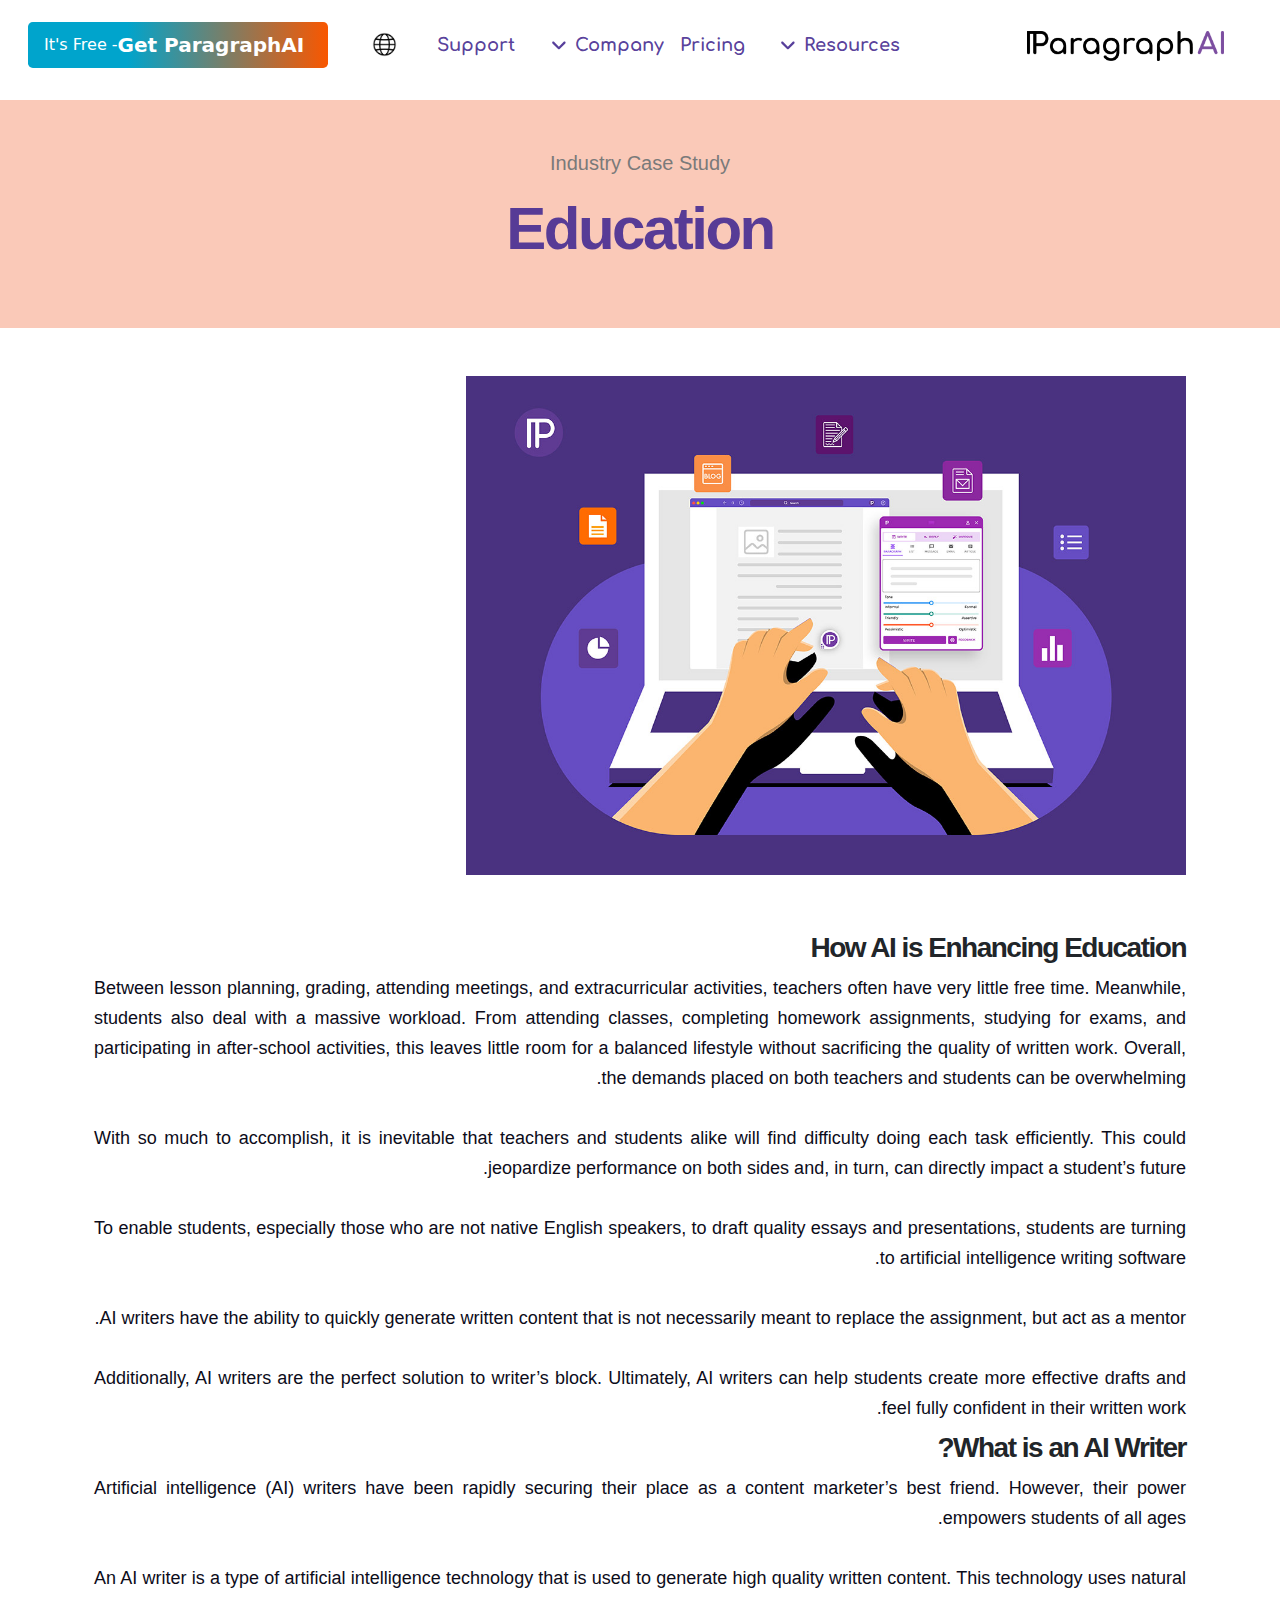
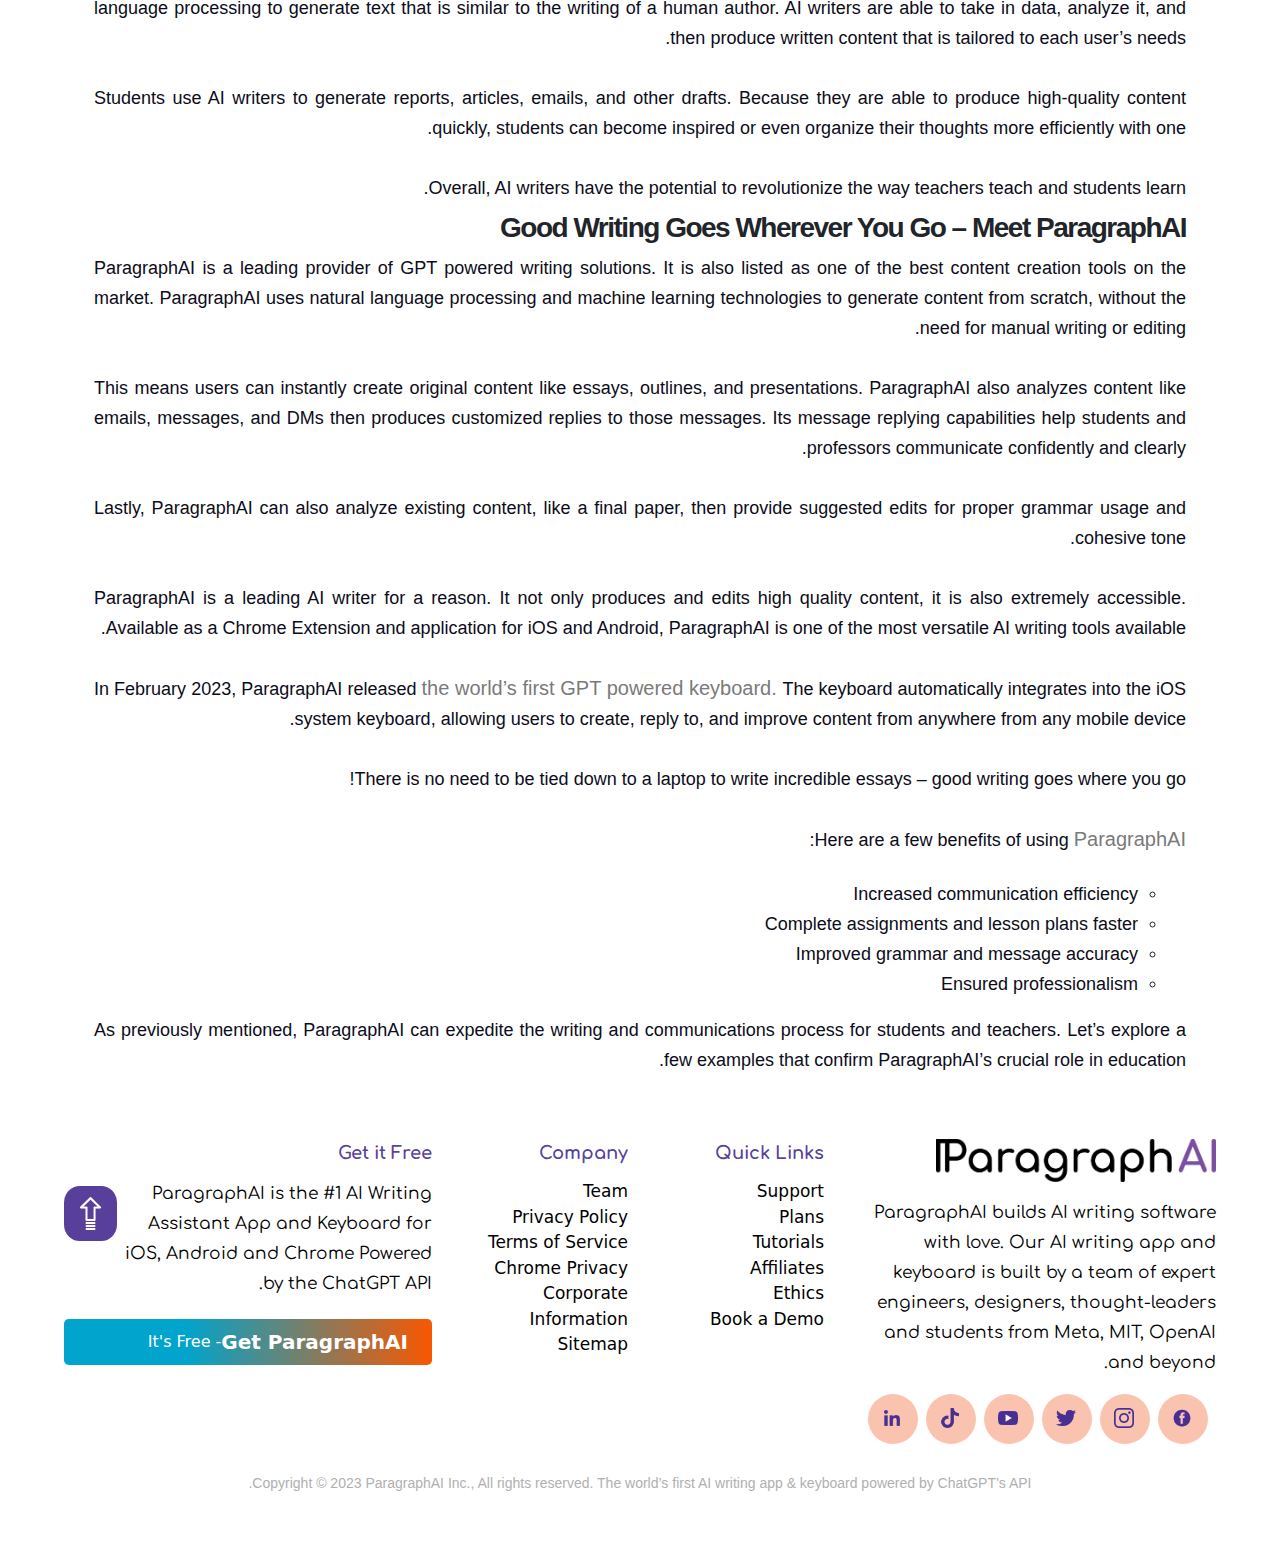
<file: blog-details.html>
<!doctype html>
<html lang="en">

<head>
    <meta charset="utf-8">
    <meta name="viewport" content="width=device-width, initial-scale=1">
    <!-- CSS  -->
    <!-- <link rel="stylesheet" href="assets/css/style.css"> -->
    <!-- CSS RTL  -->
    <link rel="stylesheet" href="assets/css/stylertl.css">
    <!-- CSS Files -->
    <link rel="stylesheet" href="assets/css/bsb.css">
    <!-- Bootstrap CSS -->
    <link rel="stylesheet" href="assets/bootstrap/bootstrap.min.css">
    <!-- animate css  -->
    <link rel="stylesheet" href="assets/css/animate.min.css">
    <!-- fontawesome kit link  -->
    <script src="assets/fontawesome/fontawesomekit.js"></script>


    <title>Best Writing Assistant Software: AI Writing App | Paragraph AI</title>
</head>

<body>

    <nav class="navbar navbar-expand-xl navbar-light bsb-navbar bsb-navbar-hover bsb-navbar-caret fixed-top">
        <div class="container-fluid p-0">
            <div class="d-flex small_screen_nav">
                <a class="navbar-brand" href="index.html">
                    <img src="assets/img/ParagraphAI-Logo-1-min.png" alt="Logo" class="img-fluid">
                </a>
                <div class="d-flex navbar_toggler_small_screen">
                    <button class="navbar-toggler" type="button" data-bs-toggle="collapse" data-bs-target="#navbarNav"
                        aria-controls="navbarNav" aria-expanded="false" aria-label="Toggle navigation">
                        <span class="navbar-toggler-icon"></span>
                    </button>
                    <div class="langugestwo me-3">
                        <a class="btn-link nav-link border-0" type="button" data-bs-toggle="modal"
                            data-bs-target="#loginModal" data-bs-toggle="tooltip" data-bs-placement="bottom"
                            title="Languages">
                            <img id="languageIcon" src="assets/icon/internet.png" alt="internet" width="25" height="25">
                        </a>
                    </div>
                </div>
            </div>

            <div class="collapse navbar-collapse justify-content-end bg-white" id="navbarNav">
                <ul class="navbar-nav px-3 py-2">
                    <li class="nav-item dropdown">
                        <a class="nav-link dropdown-toggle custom-dropdown-toggle" href="#" id="resourcesDropdown"
                            role="button" data-bs-toggle="dropdown" aria-expanded="false">
                            Resources<svg xmlns="http://www.w3.org/2000/svg" height="1em" viewBox="0 0 448 512">
                                <path
                                    d="M201.4 342.6c12.5 12.5 32.8 12.5 45.3 0l160-160c12.5-12.5 12.5-32.8 0-45.3s-32.8-12.5-45.3 0L224 274.7 86.6 137.4c-12.5-12.5-32.8-12.5-45.3 0s-12.5 32.8 0 45.3l160 160z" />
                            </svg>
                        </a>
                        <ul class="dropdown-menu border-0 bsb-zoomIn dropdown_arbic"
                            aria-labelledby="resourcesDropdown">
                            <li><a class="dropdown-item my-2" href="blog.html">Blog</a></li>
                            <li><a class="dropdown-item my-2" href="blog-details.html">Blog Details</a></li>
                            <li><a class="dropdown-item my-2" href="affiliates.html">Affiliates</a></li>
                        </ul>
                    </li>
                    <li class="nav-item">
                        <a href="pricing.html" class="btn-link nav-link border-0" type="button">Pricing</a>
                    </li>
                    <li class="nav-item dropdown">
                        <a class="nav-link dropdown-toggle custom-dropdown-toggle" href="#" id="companyDropdown"
                            role="button" data-bs-toggle="dropdown" aria-expanded="false">
                            Company<svg xmlns="http://www.w3.org/2000/svg" height="1em" viewBox="0 0 448 512">
                                <path
                                    d="M201.4 342.6c12.5 12.5 32.8 12.5 45.3 0l160-160c12.5-12.5 12.5-32.8 0-45.3s-32.8-12.5-45.3 0L224 274.7 86.6 137.4c-12.5-12.5-32.8-12.5-45.3 0s-12.5 32.8 0 45.3l160 160z" />
                            </svg>
                        </a>
                        <ul class="dropdown-menu border-0 bsb-zoomIn" aria-labelledby="companyDropdown">
                            <li><a class="dropdown-item my-2" href="signin.html">Sign In</a></li>
                            <li><a class="dropdown-item my-2" href="signup.html">Sign Up</a></li>
                        </ul>
                    </li>
                    <li class="nav-item">
                        <a href="pricing.html" class="btn-link nav-link border-0" type="button">Support</a>
                    </li>
                </ul>

            </div>
            <div class="langugesone">
                <a class="btn-link nav-link border-0" type="button" data-bs-toggle="modal" data-bs-target="#loginModal"
                    data-bs-toggle="tooltip" data-bs-placement="bottom" title="Languages">
                    <img id="languageIcon" src="assets/icon/internet.png" alt="internet" width="25" height="25">
                </a>
            </div>
            <div class="Paragraphai_btn w-100">
                <div class=" nav-item btn-gradient d-flex align-items-center justify-content-center">
                    <button type="button" class="btn nav-link fw-bold d-flex align-items-center btn-lg"><i
                            class="fa-brands fa-chrome fa-2x" style="color: #ffffff;"></i>Get
                        ParagraphAI<span> - It's Free</span></button>
                </div>
            </div>
        </div>
    </nav>
    <!-- Modal -->
    <div class="modal fade" id="loginModal" tabindex="-1" aria-labelledby="loginModalLabel" aria-hidden="true">
        <div class="modal-dialog modal-dialog-centered modal-dialog-scrollable modal-lg">
            <div class="modal-content">
                <div class="modal-header">
                    <h5 class="modal-title" id="loginModalLabel">Languages</h5>
                    <button type="button" class="btn-close" data-bs-dismiss="modal" aria-label="Close"></button>
                </div>
                <div class="modal-body">
                    <div class="container">
                        <div class="row">
                            <div class="col-md-4 col-lg-4 col-12 d-grid g-2 modal_btn">
                                <button type="button" class="btn text-start btn-md"><img
                                        src="assets/img/flags/united-kingdom.png" alt="" width="25" height="25"
                                        class="img-fluid me-2">English</button>
                                <button type="button" class="btn text-start btn-md"><img
                                        src="assets/img/flags/spain.png" alt="" width="25" height="25"
                                        class="img-fluid me-2">Spanish</button>
                                <button type="button" class="btn text-start btn-md"><img
                                        src="assets/img/flags/france.png" alt="" width="25" height="25"
                                        class="img-fluid me-2">French</button>
                                <button type="button" class="btn text-start btn-md"><img
                                        src="assets/img/flags/german-flag.png" alt="" width="25" height="25"
                                        class="img-fluid me-2">German</button>
                                <button type="button" class="btn text-start btn-md"><img
                                        src="assets/img/flags/united-arab-emirates.png" alt="" width="25" height="25"
                                        class="img-fluid me-2">Mandarin Chinese</button>
                                <button type="button" class="btn text-start btn-md"><img
                                        src="assets/img/flags/united-arab-emirates.png" alt="" width="25" height="25"
                                        class="img-fluid me-2">Arabic</button>
                                <button type="button" class="btn text-start btn-md"><img src="assets/icon/internet.png"
                                        alt="" width="25" height="25" class="img-fluid me-2">Russian</button>
                                <button type="button" class="btn text-start btn-md"><img src="assets/icon/internet.png"
                                        alt="" width="25" height="25" class="img-fluid me-2">Portuguese</button>
                                <button type="button" class="btn text-start btn-md"><img src="assets/icon/internet.png"
                                        alt="" width="25" height="25" class="img-fluid me-2">Hindi</button>
                                <button type="button" class="btn text-start btn-md"><img src="assets/icon/internet.png"
                                        alt="" width="25" height="25" class="img-fluid me-2">Japanese</button>
                            </div>
                            <div class="col-md-4 col-lg-4 col-12 d-grid g-2 modal_btn">

                                <button type="button" class="btn text-start btn-md"><img src="assets/icon/internet.png"
                                        alt="" width="25" height="25" class="img-fluid me-2">Italian</button>
                                <button type="button" class="btn text-start btn-md"><img src="assets/icon/internet.png"
                                        alt="" width="25" height="25" class="img-fluid me-2">Korean</button>
                                <button type="button" class="btn text-start btn-md"><img src="assets/icon/internet.png"
                                        alt="" width="25" height="25" class="img-fluid me-2">Turkish</button>
                                <button type="button" class="btn text-start btn-md"><img src="assets/icon/internet.png"
                                        alt="" width="25" height="25" class="img-fluid me-2">Dutch</button>
                                <button type="button" class="btn text-start btn-md"><img src="assets/icon/internet.png"
                                        alt="" width="25" height="25" class="img-fluid me-2">Polish</button>
                                <button type="button" class="btn text-start btn-md"><img src="assets/icon/internet.png"
                                        alt="" width="25" height="25" class="img-fluid me-2">Swedish</button>
                                <button type="button" class="btn text-start btn-md"><img src="assets/icon/internet.png"
                                        alt="" width="25" height="25" class="img-fluid me-2">Danish</button>
                                <button type="button" class="btn text-start btn-md"><img src="assets/icon/internet.png"
                                        alt="" width="25" height="25" class="img-fluid me-2">Norwegian</button>
                                <button type="button" class="btn text-start btn-md"><img src="assets/icon/internet.png"
                                        alt="" width="25" height="25" class="img-fluid me-2">Finnish</button>
                                <button type="button" class="btn text-start btn-md"><img src="assets/icon/internet.png"
                                        alt="" width="25" height="25" class="img-fluid me-2">Greek</button>
                            </div>
                            <div class="col-md-4 col-lg-4 col-12 d-grid g-2 modal_btn">
                                <button type="button" class="btn text-start btn-md"><img src="assets/icon/internet.png"
                                        alt="" width="25" height="25" class="img-fluid me-2">Hebrew</button>
                                <button type="button" class="btn text-start btn-md"><img src="assets/icon/internet.png"
                                        alt="" width="25" height="25" class="img-fluid me-2">Thai</button>
                                <button type="button" class="btn text-start btn-md"><img src="assets/icon/internet.png"
                                        alt="" width="25" height="25" class="img-fluid me-2">Vietnamese</button>
                                <button type="button" class="btn text-start btn-md"><img src="assets/icon/internet.png"
                                        alt="" width="25" height="25" class="img-fluid me-2">Indonesian</button>
                                <button type="button" class="btn text-start btn-md"><img src="assets/icon/internet.png"
                                        alt="" width="25" height="25" class="img-fluid me-2">Romanian</button>
                                <button type="button" class="btn text-start btn-md"><img src="assets/icon/internet.png"
                                        alt="" width="25" height="25" class="img-fluid me-2">Czech</button>
                                <button type="button" class="btn text-start btn-md"><img src="assets/icon/internet.png"
                                        alt="" width="25" height="25" class="img-fluid me-2">Hungarian</button>
                                <button type="button" class="btn text-start btn-md"><img src="assets/icon/internet.png"
                                        alt="" width="25" height="25" class="img-fluid me-2">Ukrainian</button>
                                <button type="button" class="btn text-start btn-md"><img src="assets/icon/internet.png"
                                        alt="" width="25" height="25" class="img-fluid me-2">Swahili</button>
                                <button type="button" class="btn text-start btn-md"><img src="assets/icon/internet.png"
                                        alt="" width="25" height="25" class="img-fluid me-2">Catalan</button>

                            </div>
                        </div>
                    </div>
                </div>
            </div>
        </div>
    </div>

    <section class="education_bg">
        <div class="container overflow-x-hidden animate_blog">
            <div class="row">
                <div class="col-12">
                    <div class="blog_content text-center py-5">
                        <p class="mx-auto mb-3"><a href="#">Industry Case Study</a></p>
                        <h1>Education</h1>
                    </div>
                </div>
            </div>
        </div>
    </section>
    <div class="container">
        <div class="row">
            <div class="col-md-12 col-lg-8 col-12 py-5">
                <div class="education_img">
                    <img src="assets/img/Educationpro.png" alt="Education" class="img-fluid">
                </div>
            </div>
        </div>
        <div class="education_content">
            <h2 class="fw-bold my-3">How AI is Enhancing Education</h2>
            <p>Between lesson planning, grading, attending meetings, and extracurricular activities, teachers often have
                very little free time. Meanwhile, students also deal with a massive workload. From attending classes,
                completing homework assignments, studying for exams, and participating in after-school activities, this
                leaves little room for a balanced lifestyle without sacrificing the quality of written work. Overall,
                the demands placed on both teachers and students can be overwhelming.<br><br>
                With so much to accomplish, it is inevitable that teachers and students alike will find difficulty doing
                each task efficiently. This could jeopardize performance on both sides and, in turn, can directly impact
                a student’s future.<br><br>
                To enable students, especially those who are not native English speakers, to draft quality essays and
                presentations, students are turning to artificial intelligence writing software.<br><br>
                AI writers have the ability to quickly generate written content that is not necessarily meant to replace
                the assignment, but act as a mentor.<br><br>
                Additionally, AI writers are the perfect solution to writer’s block. Ultimately, AI writers can help
                students create more effective drafts and feel fully confident in their written work.</p>
            <h2 class="fw-bold my-3">What is an AI Writer?</h2>
            <p>Artificial intelligence (AI) writers have been rapidly securing their place as a content marketer’s best
                friend. However, their power empowers students of all ages.<br><br>
                An AI writer is a type of artificial intelligence technology that is used to generate high quality
                written content. This technology uses natural language processing to generate text that is similar to
                the writing of a human author. AI writers are able to take in data, analyze it, and then produce written
                content that is tailored to each user’s needs.<br><br>
                Students use AI writers to generate reports, articles, emails, and other drafts. Because they are able
                to produce high-quality content quickly, students can become inspired or even organize their thoughts
                more efficiently with one.<br><br>
                Overall, AI writers have the potential to revolutionize the way teachers teach and students learn.</p>
            <h2 class="fw-bold my-3">Good Writing Goes Wherever You Go – Meet ParagraphAI</h2>
            <p>ParagraphAI is a leading provider of GPT powered writing solutions. It is also listed as one of the best
                content creation tools on the market. ParagraphAI uses natural language processing and machine learning
                technologies to generate content from scratch, without the need for manual writing or editing.<br><br>
                This means users can instantly create original content like essays, outlines, and presentations.
                ParagraphAI also analyzes content like emails, messages, and DMs then produces customized replies to
                those messages. Its message replying capabilities help students and professors communicate confidently
                and clearly.<br><br>
                Lastly, ParagraphAI can also analyze existing content, like a final paper, then provide suggested edits
                for proper grammar usage and cohesive tone.<br><br>
                ParagraphAI is a leading AI writer for a reason. It not only produces and edits high quality content, it
                is also extremely accessible. Available as a Chrome Extension and application for iOS and Android,
                ParagraphAI is one of the most versatile AI writing tools available.<br><br>
                In February 2023, ParagraphAI released <a href="#">the world’s first GPT powered keyboard. </a> The
                keyboard
                automatically integrates into the iOS system keyboard, allowing users to create, reply to, and improve
                content from anywhere from any mobile device.<br><br>
                There is no need to be tied down to a laptop to write incredible essays – good writing goes where you
                go!<br><br></p>
            <p>Here are a few benefits of using <a href="#">ParagraphAI</a>:</p></br>
            <ul>
                <li>
                    <p>Increased communication efficiency</p>
                </li>
                <li>
                    <p>Complete assignments and lesson plans faster</p>
                </li>
                <li>
                    <p>Improved grammar and message accuracy</p>
                </li>
                <li>
                    <p>Ensured professionalism</p>
                </li>
            </ul>
            <p>As previously mentioned, ParagraphAI can expedite the writing and communications process for students
                and teachers. Let’s explore a few examples that confirm ParagraphAI’s crucial role in education.</p>

        </div>
    </div>
    <footer class="py-5">
        <div class="container-fluid">
            <div class="footer_content">
                <div class="row">
                    <div class="col-md-6 col-lg-4 col-12">
                        <a href="#"> <img src="assets/img/ParagraphAI-Logo-1-min.png" alt="Logo" class="img-fluid my-3"
                                width="280" height="40"></a>
                        <p>ParagraphAI builds AI writing software with love. Our AI writing app and keyboard is
                            built by
                            a
                            team of expert engineers, designers, thought-leaders and students from Meta, MIT,
                            OpenAI
                            and
                            beyond.</p>
                        <div class="social_icon_top">
                            <div class="d-flex my-3">
                                <a href="#"> <img src="assets/icon/facebook.png" alt="facebook" width="20" height="20">
                                </a>
                                <a href="#"> <img src="assets/icon/instagram.png" alt="instagram" width="20"
                                        height="20">
                                </a>
                                <a href="#"> <img src="assets/icon/twitter.png" alt="twitter" width="20" height="20">
                                </a>
                                <a href="#"> <img src="assets/icon/youtube.png" alt="youtube" width="20" height="20">
                                </a>
                                <a href="#"> <img src="assets/icon/tik-tok.png" alt="tiktok" width="20" height="20">
                                </a>
                                <a href="#"> <img src="assets/icon/linkedin.png" alt="linkedin" width="20" height="20">
                                </a>
                            </div>
                        </div>
                    </div>
                    <div class="col-md-3 col-lg-2 col-6 py-1">
                        <h5 class="my-3">Quick Links</h5>
                        <ul>
                            <li><a href="#">Support</a></li>
                            <li><a href="#">Plans</a></li>
                            <li><a href="#">Tutorials</a></li>
                            <li><a href="#">Affiliates</ a>
                            </li>
                            <li><a href="#">Ethics</a></li>
                            <li><a href="#">Book a Demo</a></li>
                        </ul>
                    </div>
                    <div class="col-md-3 col-lg-2 col-6 py-1">
                        <h5 class="my-3">Company</h5>
                        <ul>
                            <li><a href="#">Team</a></li>
                            <li><a href="#">Privacy Policy</a></li>
                            <li><a href="#">Terms of Service</a></li>
                            <li><a href="#">Chrome Privacy</a></li>
                            <li><a href="#">Corporate Information</a></li>
                            <li><a href="#">Sitemap</a></li>
                        </ul>
                    </div>
                    <div class="col-md-12 col-lg-4 col-12">
                        <div class="d-flex py-1 align-items-center">
                            <div>
                                <h5 class="my-3">Get it Free</h5>
                                <p>ParagraphAI is the #1 AI Writing Assistant App and Keyboard for iOS, Android
                                    and
                                    Chrome
                                    Powered by the ChatGPT API.</p>
                            </div>

                            <!-- top Scroll button  -->
                            <div class="scroll-to-top" id="scrollToTopBtn">
                                <img src="assets/icon/up-arrow.png" alt="arrow" class="img-fluid">
                            </div>
                        </div>
                        <div class=" nav-item btn-gradient mt-3 d-grid align-items-center">
                            <button type="button" class="btn nav-link fw-bold d-flex align-items-center btn-lg"><i
                                    class="fa-brands fa-chrome fa-2x" style="color: #ffffff;"></i>Get
                                ParagraphAI<span> - It's Free</span></button>
                        </div>


                        <div class="social_icon_bottom">
                            <div class=" d-flex justify-content-center my-3">
                                <a href="#"> <img src="assets/icon/facebook.png" alt="facebook" width="20" height="20">
                                </a>
                                <a href="#"> <img src="assets/icon/instagram.png" alt="instagram" width="20"
                                        height="20">
                                </a>
                                <a href="#"> <img src="assets/icon/twitter.png" alt="twitter" width="20" height="20">
                                </a>
                                <a href="#"> <img src="assets/icon/youtube.png" alt="youtube" width="20" height="20">
                                </a>
                                <a href="#"> <img src="assets/icon/tik-tok.png" alt="tiktok" width="20" height="20">
                                </a>
                                <a href="#"> <img src="assets/icon/linkedin.png" alt="linkedin" width="20" height="20">
                                </a>
                            </div>
                        </div>
                    </div>
                </div>
                <div class="footer_line text-center pt-2">
                    <p>Copyright © 2023 ParagraphAI Inc., All rights reserved. The world’s first AI writing app
                        & keyboard
                        powered by ChatGPT’s API.</p>
                </div>
            </div>
        </div>
    </footer>
    <!--Bootstrap Bundle with Popper -->
    <script src="assets/bootstrap/bundle.min.js">
    </script>

    <!-- J querys -->
    <script src="assets/js/jquery.min.js"></script>

    <!-- js file  -->
    <script src="assets/js/custom.js"></script>
</body>

</html>
</file>
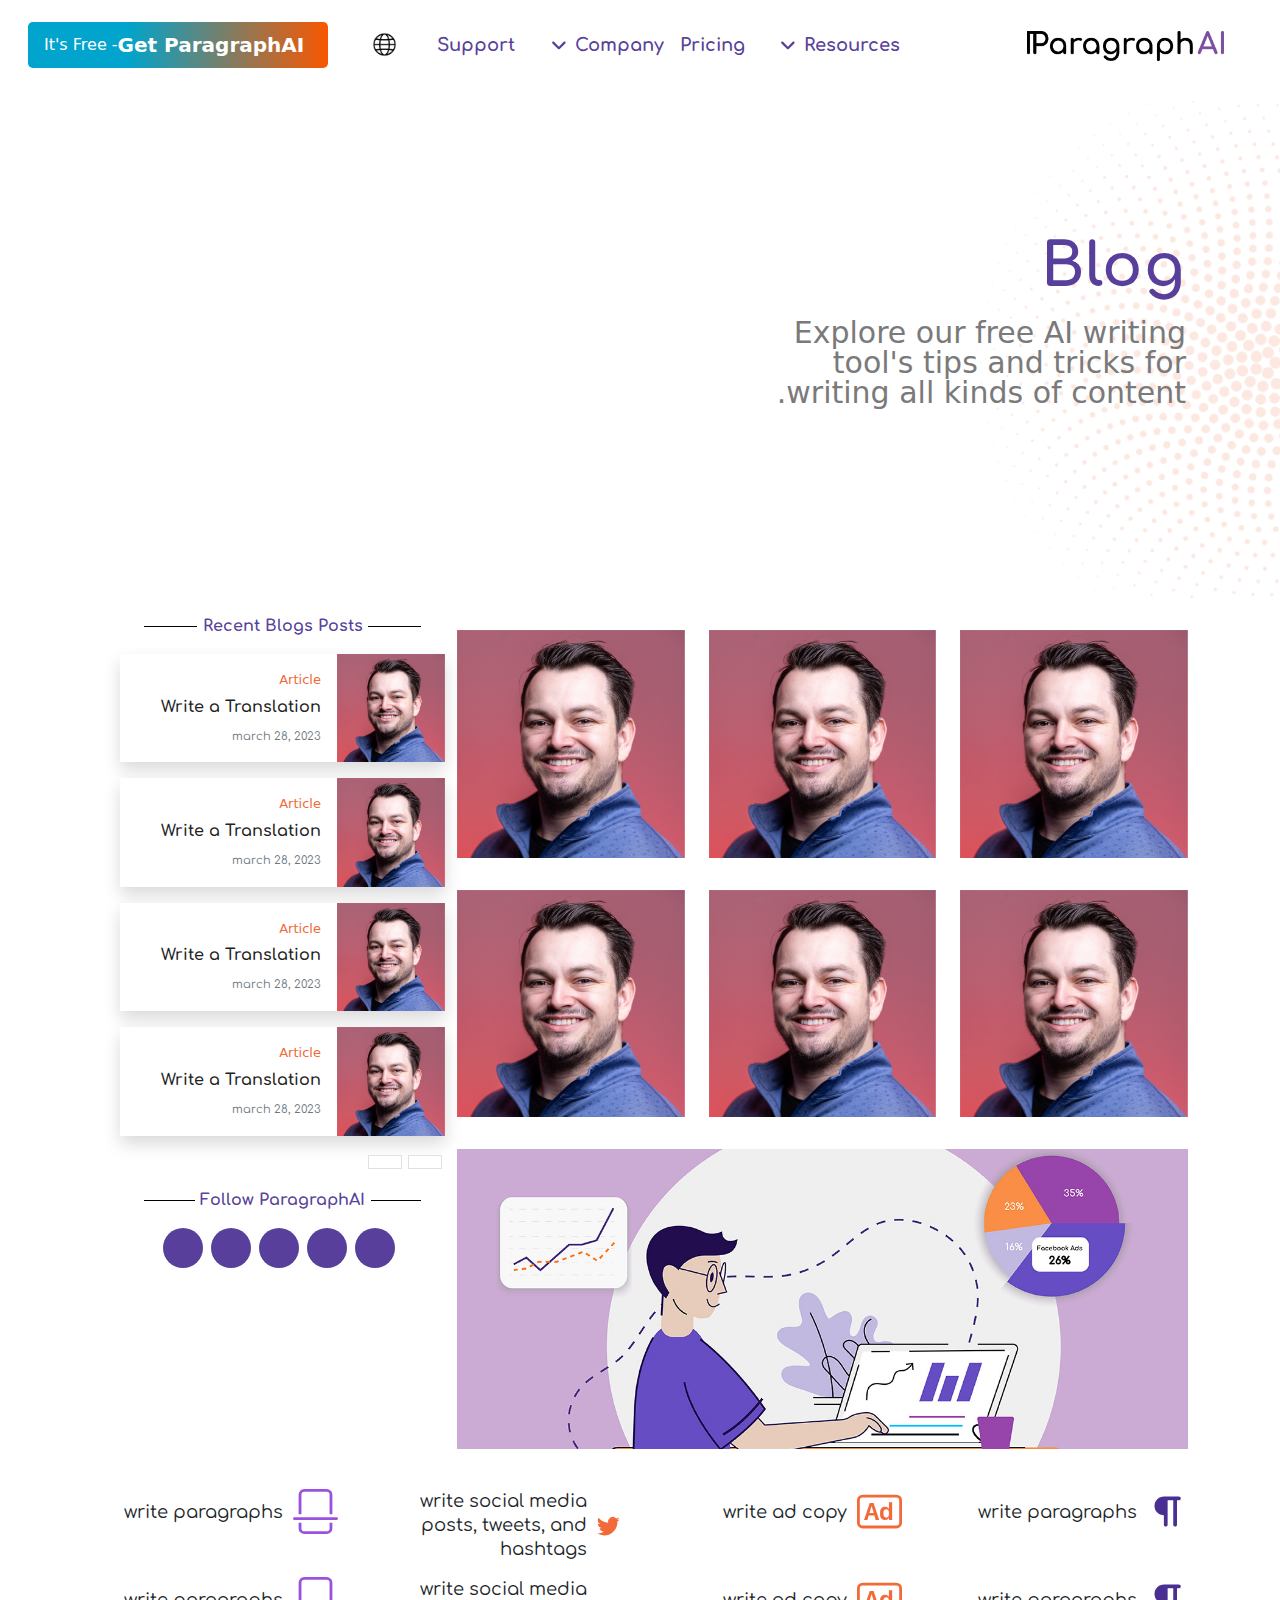
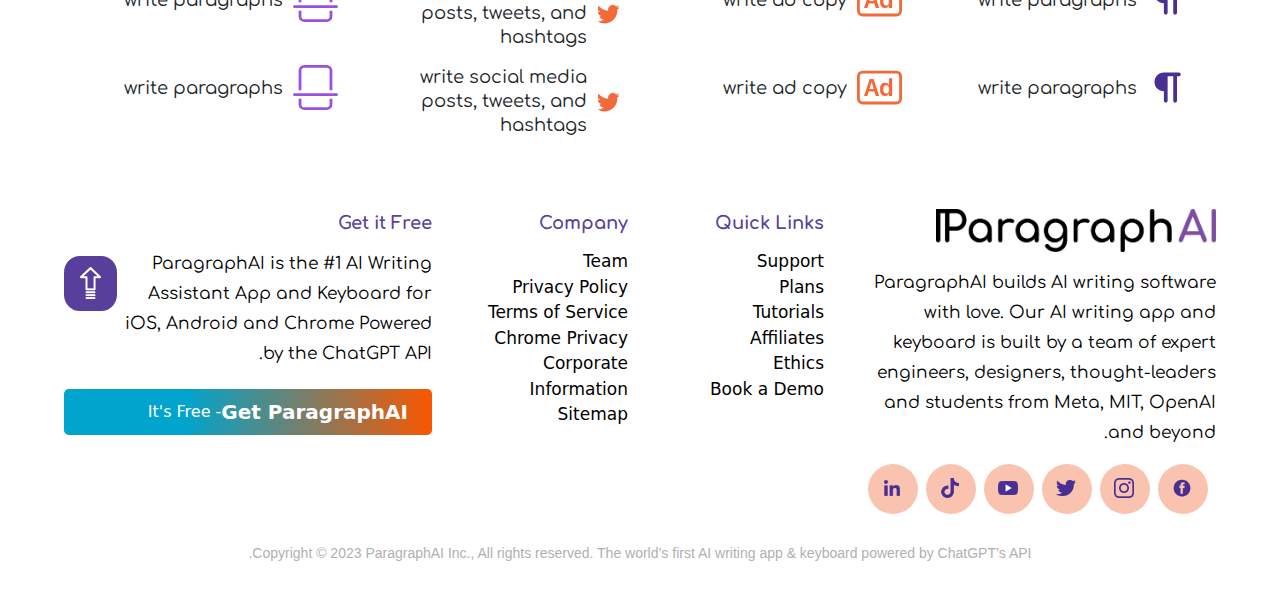
<file: blog.html>
<!doctype html>
<html lang="en">

<head>
    <meta charset="utf-8">
    <meta name="viewport" content="width=device-width, initial-scale=1">
    <!-- CSS  -->
    <!-- <link rel="stylesheet" href="assets/css/style.css"> -->
    <!-- CSS RTL  -->
    <link rel="stylesheet" href="assets/css/stylertl.css">
    <!-- CSS Files -->
    <link rel="stylesheet" href="assets/css/bsb.css">
    <!-- Bootstrap CSS -->
    <link rel="stylesheet" href="assets/bootstrap/bootstrap.min.css">
    <!-- animate css  -->
    <link rel="stylesheet" href="assets/css/animate.min.css">

    <!-- fontawesome kit link  -->
    <script src="assets/fontawesome/fontawesomekit.js"></script>


    <title>Best Writing Assistant Software: AI Writing App | Paragraph AI</title>
</head>

<body>

    <nav class="navbar navbar-expand-xl navbar-light bsb-navbar bsb-navbar-hover bsb-navbar-caret fixed-top">
        <div class="container-fluid p-0">
            <div class="d-flex small_screen_nav">
                <a class="navbar-brand" href="index.html">
                    <img src="assets/img/ParagraphAI-Logo-1-min.png" alt="Logo" class="img-fluid">
                </a>
                <div class="d-flex navbar_toggler_small_screen">
                    <button class="navbar-toggler" type="button" data-bs-toggle="collapse" data-bs-target="#navbarNav"
                        aria-controls="navbarNav" aria-expanded="false" aria-label="Toggle navigation">
                        <span class="navbar-toggler-icon"></span>
                    </button>
                    <div class="langugestwo me-3">
                        <a class="btn-link nav-link border-0" type="button" data-bs-toggle="modal"
                            data-bs-target="#loginModal" data-bs-toggle="tooltip" data-bs-placement="bottom"
                            title="Languages">
                            <img id="languageIcon" src="assets/icon/internet.png" alt="internet" width="25" height="25">
                        </a>
                    </div>
                </div>
            </div>

            <div class="collapse navbar-collapse justify-content-end bg-white" id="navbarNav">
                <ul class="navbar-nav px-3 py-2">
                    <li class="nav-item dropdown">
                        <a class="nav-link dropdown-toggle custom-dropdown-toggle" href="#" id="resourcesDropdown"
                            role="button" data-bs-toggle="dropdown" aria-expanded="false">
                            Resources<svg xmlns="http://www.w3.org/2000/svg" height="1em" viewBox="0 0 448 512">
                                <path
                                    d="M201.4 342.6c12.5 12.5 32.8 12.5 45.3 0l160-160c12.5-12.5 12.5-32.8 0-45.3s-32.8-12.5-45.3 0L224 274.7 86.6 137.4c-12.5-12.5-32.8-12.5-45.3 0s-12.5 32.8 0 45.3l160 160z" />
                            </svg>
                        </a>
                        <ul class="dropdown-menu border-0 bsb-zoomIn dropdown_arbic"
                            aria-labelledby="resourcesDropdown">
                            <li><a class="dropdown-item my-2" href="blog.html">Blog</a></li>
                            <li><a class="dropdown-item my-2" href="blog-details.html">Blog Details</a></li>
                            <li><a class="dropdown-item my-2" href="affiliates.html">Affiliates</a></li>
                        </ul>
                    </li>
                    <li class="nav-item">
                        <a href="pricing.html" class="btn-link nav-link border-0" type="button">Pricing</a>
                    </li>
                    <li class="nav-item dropdown">
                        <a class="nav-link dropdown-toggle custom-dropdown-toggle" href="#" id="companyDropdown"
                            role="button" data-bs-toggle="dropdown" aria-expanded="false">
                            Company<svg xmlns="http://www.w3.org/2000/svg" height="1em" viewBox="0 0 448 512">
                                <path
                                    d="M201.4 342.6c12.5 12.5 32.8 12.5 45.3 0l160-160c12.5-12.5 12.5-32.8 0-45.3s-32.8-12.5-45.3 0L224 274.7 86.6 137.4c-12.5-12.5-32.8-12.5-45.3 0s-12.5 32.8 0 45.3l160 160z" />
                            </svg>
                        </a>
                        <ul class="dropdown-menu border-0 bsb-zoomIn" aria-labelledby="companyDropdown">
                            <li><a class="dropdown-item my-2" href="signin.html">Sign In</a></li>
                            <li><a class="dropdown-item my-2" href="signup.html">Sign Up</a></li>
                        </ul>
                    </li>
                    <li class="nav-item">
                        <a href="pricing.html" class="btn-link nav-link border-0" type="button">Support</a>
                    </li>
                </ul>

            </div>
            <div class="langugesone">
                <a class="btn-link nav-link border-0" type="button" data-bs-toggle="modal" data-bs-target="#loginModal"
                    data-bs-toggle="tooltip" data-bs-placement="bottom" title="Languages">
                    <img id="languageIcon" src="assets/icon/internet.png" alt="internet" width="25" height="25">
                </a>
            </div>
            <div class="Paragraphai_btn w-100">
                <div class=" nav-item btn-gradient d-flex align-items-center justify-content-center">
                    <button type="button" class="btn nav-link fw-bold d-flex align-items-center btn-lg"><i
                            class="fa-brands fa-chrome fa-2x" style="color: #ffffff;"></i>Get
                        ParagraphAI<span> - It's Free</span></button>
                </div>
            </div>
        </div>
    </nav>
    <!-- Modal -->
    <div class="modal fade" id="loginModal" tabindex="-1" aria-labelledby="loginModalLabel" aria-hidden="true">
        <div class="modal-dialog modal-dialog-centered modal-dialog-scrollable modal-lg">
            <div class="modal-content">
                <div class="modal-header">
                    <h5 class="modal-title" id="loginModalLabel">Languages</h5>
                    <button type="button" class="btn-close" data-bs-dismiss="modal" aria-label="Close"></button>
                </div>
                <div class="modal-body">
                    <div class="container">
                        <div class="row">
                            <div class="col-md-4 col-lg-4 col-12 d-grid g-2 modal_btn">
                                <button type="button" class="btn text-start btn-md"><img
                                        src="assets/img/flags/united-kingdom.png" alt="" width="25" height="25"
                                        class="img-fluid me-2">English</button>
                                <button type="button" class="btn text-start btn-md"><img
                                        src="assets/img/flags/spain.png" alt="" width="25" height="25"
                                        class="img-fluid me-2">Spanish</button>
                                <button type="button" class="btn text-start btn-md"><img
                                        src="assets/img/flags/france.png" alt="" width="25" height="25"
                                        class="img-fluid me-2">French</button>
                                <button type="button" class="btn text-start btn-md"><img
                                        src="assets/img/flags/german-flag.png" alt="" width="25" height="25"
                                        class="img-fluid me-2">German</button>
                                <button type="button" class="btn text-start btn-md"><img
                                        src="assets/img/flags/united-arab-emirates.png" alt="" width="25" height="25"
                                        class="img-fluid me-2">Mandarin Chinese</button>
                                <button type="button" class="btn text-start btn-md"><img
                                        src="assets/img/flags/united-arab-emirates.png" alt="" width="25" height="25"
                                        class="img-fluid me-2">Arabic</button>
                                <button type="button" class="btn text-start btn-md"><img src="assets/icon/internet.png"
                                        alt="" width="25" height="25" class="img-fluid me-2">Russian</button>
                                <button type="button" class="btn text-start btn-md"><img src="assets/icon/internet.png"
                                        alt="" width="25" height="25" class="img-fluid me-2">Portuguese</button>
                                <button type="button" class="btn text-start btn-md"><img src="assets/icon/internet.png"
                                        alt="" width="25" height="25" class="img-fluid me-2">Hindi</button>
                                <button type="button" class="btn text-start btn-md"><img src="assets/icon/internet.png"
                                        alt="" width="25" height="25" class="img-fluid me-2">Japanese</button>
                            </div>
                            <div class="col-md-4 col-lg-4 col-12 d-grid g-2 modal_btn">

                                <button type="button" class="btn text-start btn-md"><img src="assets/icon/internet.png"
                                        alt="" width="25" height="25" class="img-fluid me-2">Italian</button>
                                <button type="button" class="btn text-start btn-md"><img src="assets/icon/internet.png"
                                        alt="" width="25" height="25" class="img-fluid me-2">Korean</button>
                                <button type="button" class="btn text-start btn-md"><img src="assets/icon/internet.png"
                                        alt="" width="25" height="25" class="img-fluid me-2">Turkish</button>
                                <button type="button" class="btn text-start btn-md"><img src="assets/icon/internet.png"
                                        alt="" width="25" height="25" class="img-fluid me-2">Dutch</button>
                                <button type="button" class="btn text-start btn-md"><img src="assets/icon/internet.png"
                                        alt="" width="25" height="25" class="img-fluid me-2">Polish</button>
                                <button type="button" class="btn text-start btn-md"><img src="assets/icon/internet.png"
                                        alt="" width="25" height="25" class="img-fluid me-2">Swedish</button>
                                <button type="button" class="btn text-start btn-md"><img src="assets/icon/internet.png"
                                        alt="" width="25" height="25" class="img-fluid me-2">Danish</button>
                                <button type="button" class="btn text-start btn-md"><img src="assets/icon/internet.png"
                                        alt="" width="25" height="25" class="img-fluid me-2">Norwegian</button>
                                <button type="button" class="btn text-start btn-md"><img src="assets/icon/internet.png"
                                        alt="" width="25" height="25" class="img-fluid me-2">Finnish</button>
                                <button type="button" class="btn text-start btn-md"><img src="assets/icon/internet.png"
                                        alt="" width="25" height="25" class="img-fluid me-2">Greek</button>
                            </div>
                            <div class="col-md-4 col-lg-4 col-12 d-grid g-2 modal_btn">
                                <button type="button" class="btn text-start btn-md"><img src="assets/icon/internet.png"
                                        alt="" width="25" height="25" class="img-fluid me-2">Hebrew</button>
                                <button type="button" class="btn text-start btn-md"><img src="assets/icon/internet.png"
                                        alt="" width="25" height="25" class="img-fluid me-2">Thai</button>
                                <button type="button" class="btn text-start btn-md"><img src="assets/icon/internet.png"
                                        alt="" width="25" height="25" class="img-fluid me-2">Vietnamese</button>
                                <button type="button" class="btn text-start btn-md"><img src="assets/icon/internet.png"
                                        alt="" width="25" height="25" class="img-fluid me-2">Indonesian</button>
                                <button type="button" class="btn text-start btn-md"><img src="assets/icon/internet.png"
                                        alt="" width="25" height="25" class="img-fluid me-2">Romanian</button>
                                <button type="button" class="btn text-start btn-md"><img src="assets/icon/internet.png"
                                        alt="" width="25" height="25" class="img-fluid me-2">Czech</button>
                                <button type="button" class="btn text-start btn-md"><img src="assets/icon/internet.png"
                                        alt="" width="25" height="25" class="img-fluid me-2">Hungarian</button>
                                <button type="button" class="btn text-start btn-md"><img src="assets/icon/internet.png"
                                        alt="" width="25" height="25" class="img-fluid me-2">Ukrainian</button>
                                <button type="button" class="btn text-start btn-md"><img src="assets/icon/internet.png"
                                        alt="" width="25" height="25" class="img-fluid me-2">Swahili</button>
                                <button type="button" class="btn text-start btn-md"><img src="assets/icon/internet.png"
                                        alt="" width="25" height="25" class="img-fluid me-2">Catalan</button>

                            </div>
                        </div>
                    </div>
                </div>
            </div>
        </div>
    </div>

    <section class="blog_bg">
        <div class="container pb-5 overflow-x-hidden animate__animated  animate_blog">
            <div class="row align-items-center blog_col">
                <div class="col-md-6 col-lg-6 col-12">
                    <div class="blog_content">
                        <h1>Blog</h1>
                        <h3>Explore our free AI writing tool's tips and tricks for writing all kinds of content.
                        </h3>
                    </div>
                </div>
                <div class="col-md-6 col-lg-6 col-12">
                </div>
            </div>
        </div>
    </section>
    <section class="blog_card">
        <div class="container-fluid">
            <div class="row blog_card">
                <div class="col-md-12 col-lg-8 col-12 px-0 my-3">
                    <div class="row">
                        <div class="col-md-4 col-lg-4 col-12 my-3">
                            <div class="imgcontent">
                                <div class="content-overlay"></div>
                                <img class="content-image" src="assets/img/Brad.png" alt="">
                                <div class="content-details fadeIn-bottom">
                                    <h3 class="content-title">Education</h3>
                                    <p class="content-text">How AI is Enhancing Education Between lesson
                                        planning, grading,
                                        attending...</p>
                                    <div class="btn_date">
                                        <a href="#" class="d-grid">Read More</a>
                                        <p class="text-white">april 15, 2023</p>
                                    </div>
                                </div>
                            </div>
                        </div>
                        <div class="col-md-4 col-lg-4 col-12 my-3">
                            <div class="imgcontent">
                                <div class="content-overlay"></div>
                                <img class="content-image" src="assets/img/Brad.png" alt="">
                                <div class="content-details fadeIn-bottom">
                                    <h3 class="content-title">Education</h3>
                                    <p class="content-text">How AI is Enhancing Education
                                        Between lesson
                                        planning, grading,
                                        attending...</p>
                                    <div class="btn_date">
                                        <a href="#" class="d-grid">Read More</a>
                                        <p class="text-white">april 15, 2023</p>
                                    </div>
                                </div>
                            </div>
                        </div>
                        <div class="col-md-4 col-lg-4 col-12 my-3">
                            <div class="imgcontent">
                                <div class="content-overlay"></div>
                                <img class="content-image" src="assets/img/Brad.png" alt="">
                                <div class="content-details fadeIn-bottom">
                                    <h3 class="content-title">Education
                                    </h3>
                                    <p class="content-text">How AI is
                                        Enhancing Education Between
                                        lesson
                                        planning, grading,
                                        attending...</p>
                                    <div class="btn_date">
                                        <a href="#" class="d-grid">Read
                                            More</a>
                                        <p class="text-white">april 15,
                                            2023</p>
                                    </div>
                                </div>
                            </div>
                        </div>
                        <div class="col-md-4 col-lg-4 col-12 my-3">
                            <div class="imgcontent">
                                <div class="content-overlay"></div>
                                <img class="content-image" src="assets/img/Brad.png" alt="">
                                <div class="content-details fadeIn-bottom">
                                    <h3 class="content-title">Education
                                    </h3>
                                    <p class="content-text">How AI is
                                        Enhancing Education Between
                                        lesson
                                        planning, grading,
                                        attending...</p>
                                    <div class="btn_date">
                                        <a href="#" class="d-grid">Read
                                            More</a>
                                        <p class="text-white">april 15,
                                            2023</p>
                                    </div>
                                </div>
                            </div>
                        </div>
                        <div class="col-md-4 col-lg-4 col-12 my-3">
                            <div class="imgcontent">
                                <div class="content-overlay"></div>
                                <img class="content-image" src="assets/img/Brad.png" alt="">
                                <div class="content-details fadeIn-bottom">
                                    <h3 class="content-title">Education
                                    </h3>
                                    <p class="content-text">How AI is
                                        Enhancing Education Between
                                        lesson
                                        planning, grading,
                                        attending...</p>
                                    <div class="btn_date">
                                        <a href="#" class="d-grid">Read
                                            More</a>
                                        <p class="text-white">april 15,
                                            2023</p>
                                    </div>
                                </div>
                            </div>
                        </div>
                        <div class="col-md-4 col-lg-4 col-12 my-3">
                            <div class="imgcontent">
                                <div class="content-overlay"></div>
                                <img class="content-image" src="assets/img/Brad.png" alt="">
                                <div class="content-details fadeIn-bottom">
                                    <h3 class="content-title">Education
                                    </h3>
                                    <p class="content-text">How AI is
                                        Enhancing Education Between
                                        lesson
                                        planning, grading,
                                        attending...</p>
                                    <div class="btn_date">
                                        <a href="#" class="d-grid">Read
                                            More</a>
                                        <p class="text-white">april 15,
                                            2023</p>
                                    </div>
                                </div>
                            </div>
                        </div>
                        <div class="col-md-12 col-lg-12 col-12 my-3">
                            <div class="imgcontent Marketingimg">
                                <div class="content-overlay"></div>
                                <img class="content-image" src="assets/img/Marketing-Pro.png" alt="Marketing"
                                    width="100%" height="300px" style="object-fit: cover;">
                                <div class="content-details fadeIn-bottom">
                                    <h3 class="content-title">Education
                                    </h3>
                                    <p class="content-text">How AI is
                                        Enhancing Education Between
                                        lesson
                                        planning, grading,
                                        attending...</p>
                                    <div class="btn_date">
                                        <a href="#" class="d-grid">Read
                                            More</a>
                                        <p class="text-white">april 15,
                                            2023</p>
                                    </div>
                                </div>
                            </div>
                        </div>
                    </div>
                </div>
                <div class="col-md-8 col-lg-4 col-12 mx-auto">
                    <div class="row ps-3">
                        <div class="col-12 my-3 animate__animated small_card_animate">
                            <div class="title_lines mx-4">Recent Blogs Posts</div>
                            <nav aria-label="Page navigation example">
                                <div id="cardspage">
                                    <div class="col-12">
                                        <div class="card rounded-0 shadow mb-3">
                                            <div class="row g-0">
                                                <div class="col-4">
                                                    <img src="assets/img/Brad.png" class="img-fluid">
                                                </div>
                                                <div class="col-8 align-items-center px-3 mt-3">
                                                    <div class="card_body d-flex flex-column">
                                                        <a href="#">Article</a>
                                                        <a href="#">Write a Translation</a>
                                                        <p><small class="text-muted"><i
                                                                    class="fa-regular fa-calendar-days"></i>march
                                                                28, 2023</small></p>
                                                    </div>
                                                </div>
                                            </div>
                                        </div>
                                    </div>
                                    <div class="col-12">
                                        <div class="card rounded-0 shadow mb-3">
                                            <div class="row g-0">
                                                <div class="col-4">
                                                    <img src="assets/img/Brad.png" class="img-fluid">
                                                </div>
                                                <div class="col-8 align-items-center px-3 mt-3">
                                                    <div class="card_body d-flex flex-column">
                                                        <a href="#">Article</a>
                                                        <a href="#">Write a Translation</a>
                                                        <p><small class="text-muted"><i
                                                                    class="fa-regular fa-calendar-days"></i>march
                                                                28, 2023</small></p>
                                                    </div>
                                                </div>
                                            </div>
                                        </div>
                                    </div>
                                    <div class="col-12">
                                        <div class="card rounded-0 shadow mb-3">
                                            <div class="row g-0">
                                                <div class="col-4">
                                                    <img src="assets/img/Brad.png" class="img-fluid">
                                                </div>
                                                <div class="col-8 align-items-center px-3 mt-3">
                                                    <div class="card_body d-flex flex-column">
                                                        <a href="#">Article</a>
                                                        <a href="#">Write a
                                                            Translation</a>
                                                        <p><small class="text-muted"><i
                                                                    class="fa-regular fa-calendar-days"></i>march
                                                                28, 2023</small></p>
                                                    </div>
                                                </div>
                                            </div>
                                        </div>
                                    </div>
                                    <div class="col-12">
                                        <div class="card rounded-0 shadow mb-3">
                                            <div class="row g-0">
                                                <div class="col-4">
                                                    <img src="assets/img/Brad.png" class="img-fluid">
                                                </div>
                                                <div class="col-8 align-items-center px-3 mt-3">
                                                    <div class="card_body d-flex flex-column">
                                                        <a href="#">Article</a>
                                                        <a href="#">Write a
                                                            Translation</a>
                                                        <p><small class="text-muted"><i
                                                                    class="fa-regular fa-calendar-days"></i>march
                                                                28, 2023</small>
                                                        </p>
                                                    </div>
                                                </div>
                                            </div>
                                        </div>
                                    </div>
                                </div>
                                <div id="cardspage1" style="display: none;">
                                    <div class="col-12">
                                        <div class="card rounded-0 shadow mb-3">
                                            <div class="row g-0">
                                                <div class="col-4">
                                                    <img src="assets/img/Brad.png" class="img-fluid">
                                                </div>
                                                <div class="col-8 align-items-center px-3 mt-3">
                                                    <div class="card_body d-flex flex-column">
                                                        <a href="#">Article</a>
                                                        <a href="#">
                                                            Translation</a>
                                                        <p><small class="text-muted"><i
                                                                    class="fa-regular fa-calendar-days"></i>march
                                                                28,
                                                                2023</small>
                                                        </p>
                                                    </div>
                                                </div>
                                            </div>
                                        </div>
                                    </div>
                                    <div class="col-12">
                                        <div class="card rounded-0 shadow mb-3">
                                            <div class="row g-0">
                                                <div class="col-4">
                                                    <img src="assets/img/Brad.png" class="img-fluid">
                                                </div>
                                                <div class="col-8 align-items-center px-3 mt-3">
                                                    <div class="card_body d-flex flex-column">
                                                        <a href="#">Article</a>
                                                        <a href="#">
                                                            Translation</a>
                                                        <p><small class="text-muted"><i
                                                                    class="fa-regular fa-calendar-days"></i>march
                                                                28,
                                                                2023</small>
                                                        </p>
                                                    </div>
                                                </div>
                                            </div>
                                        </div>
                                    </div>
                                    <div class="col-12">
                                        <div class="card rounded-0 shadow mb-3">
                                            <div class="row g-0">
                                                <div class="col-4">
                                                    <img src="assets/img/Brad.png" class="img-fluid">
                                                </div>
                                                <div class="col-8 align-items-center px-3 mt-3">
                                                    <div class="card_body d-flex flex-column">
                                                        <a href="#">Article</a>
                                                        <a href="#">
                                                            Translation</a>
                                                        <p><small class="text-muted"><i
                                                                    class="fa-regular fa-calendar-days"></i>march
                                                                28, 2023</small>
                                                        </p>
                                                    </div>
                                                </div>
                                            </div>
                                        </div>
                                    </div>
                                    <div class="col-12">
                                        <div class="card rounded-0 shadow mb-3">
                                            <div class="row g-0">
                                                <div class="col-4">
                                                    <img src="assets/img/Brad.png" class="img-fluid">
                                                </div>
                                                <div class="col-8 align-items-center px-3 mt-3">
                                                    <div class="card_body d-flex flex-column">
                                                        <a href="#">Article</a>
                                                        <a href="#">
                                                            Translation</a>
                                                        <p><small class="text-muted"><i
                                                                    class="fa-regular fa-calendar-days"></i>march
                                                                28,
                                                                2023</small>
                                                        </p>
                                                    </div>
                                                </div>
                                            </div>
                                        </div>
                                    </div>
                                </div>
                                <ul class="pagination">
                                    <li class="page-item">
                                        <a class="page-link px-3" href="#cardspage" onclick="showPage('cardspage')"
                                            aria-label="Previous">
                                            <span aria-hidden="true"><i class="fa-solid fa-chevron-left"></i></span>
                                        </a>
                                    </li>
                                    <li class="page-item">
                                        <a class="page-link px-3" href="#cardspage1" onclick="showPage('cardspage1')"
                                            aria-label="Next">
                                            <span aria-hidden="true"><i class="fa-solid fa-chevron-right"></i></span>
                                        </a>
                                    </li>
                                </ul>
                            </nav>
                            <div class="title_lines mx-4">Follow ParagraphAI</div>
                            <div class="socialmedia">
                                <div class=" d-flex justify-content-center my-3">
                                    <a href="#"><i class="fa-brands fa-facebook"></i></a>
                                    <a href="#"><i class="fa-brands fa-instagram"></i></a>
                                    <a href="#"><i class="fa-brands fa-twitter"></i></a>
                                    <a href="#"><i class="fa-brands fa-youtube"></i></a>
                                    <a href="#"><i class="fa-brands fa-tiktok"></i></a>
                                </div>
                            </div>
                        </div>
                    </div>
                </div>
            </div>
        </div>
        <div class="container-fluid px-5">
            <div class="row">
                <div class="col-md-6 col-lg-3 col-12">
                    <div class="icon_heading justify-content-between align-items-center d-flex">
                        <div class="d-flex align-items-center">
                            <svg xmlns="http://www.w3.org/2000/svg" width="45" height="45" viewBox="0 0 45 45"
                                fill="none">
                                <path
                                    d="M18.75 37.5C18.2188 37.5 17.7738 37.32 17.415 36.96C17.055 36.6012 16.875 36.1562 16.875 35.625V26.25C14.2812 26.25 12.0706 25.3356 10.2431 23.5069C8.41437 21.6794 7.5 19.4688 7.5 16.875C7.5 14.2812 8.41437 12.0706 10.2431 10.2431C12.0706 8.41437 14.2812 7.5 16.875 7.5H31.875C32.4062 7.5 32.8512 7.67938 33.21 8.03813C33.57 8.39813 33.75 8.84375 33.75 9.375C33.75 9.90625 33.57 10.3519 33.21 10.7119C32.8512 11.0706 32.4062 11.25 31.875 11.25H30V35.625C30 36.1562 29.8206 36.6012 29.4619 36.96C29.1019 37.32 28.6562 37.5 28.125 37.5C27.5938 37.5 27.1488 37.32 26.79 36.96C26.43 36.6012 26.25 36.1562 26.25 35.625V11.25H20.625V35.625C20.625 36.1562 20.4456 36.6012 20.0869 36.96C19.7269 37.32 19.2812 37.5 18.75 37.5Z"
                                    fill="#492F92"></path>
                            </svg>
                            <div class="flex-column d-flex">
                                <span>write paragraphs</span>
                            </div>
                        </div>
                    </div>
                </div>
                <div class="col-md-6 col-lg-3 col-12">
                    <div class="icon_heading justify-content-between align-items-center d-flex">
                        <div class="d-flex align-items-center">
                            <svg xmlns="http://www.w3.org/2000/svg" width="45" height="45" fill="#F26A39"
                                class="bi bi-badge-ad me-2" viewBox="0 0 16 16">
                                <path
                                    d="m3.7 11 .47-1.542h2.004L6.644 11h1.261L5.901 5.001H4.513L2.5 11h1.2zm1.503-4.852.734 2.426H4.416l.734-2.426h.053zm4.759.128c-1.059 0-1.753.765-1.753 2.043v.695c0 1.279.685 2.043 1.74 2.043.677 0 1.222-.33 1.367-.804h.057V11h1.138V4.685h-1.16v2.36h-.053c-.18-.475-.68-.77-1.336-.77zm.387.923c.58 0 1.002.44 1.002 1.138v.602c0 .76-.396 1.2-.984 1.2-.598 0-.972-.449-.972-1.248v-.453c0-.795.37-1.24.954-1.24z" />
                                <path
                                    d="M14 3a1 1 0 0 1 1 1v8a1 1 0 0 1-1 1H2a1 1 0 0 1-1-1V4a1 1 0 0 1 1-1h12zM2 2a2 2 0 0 0-2 2v8a2 2 0 0 0 2 2h12a2 2 0 0 0 2-2V4a2 2 0 0 0-2-2H2z" />
                            </svg>
                            <div class="flex-column d-flex">
                                <span>write ad copy</span>
                            </div>
                        </div>
                    </div>
                </div>
                <div class="col-md-6 col-lg-3 col-12">
                    <div class="icon_heading justify-content-between align-items-center d-flex">
                        <div class="d-flex align-items-center">
                            <svg xmlns="http://www.w3.org/2000/svg" width="45" height="45" fill="#F26A39"
                                class="bi bi-twitter me-2" viewBox="0 0 16 16">
                                <path
                                    d="M5.026 15c6.038 0 9.341-5.003 9.341-9.334 0-.14 0-.282-.006-.422A6.685 6.685 0 0 0 16 3.542a6.658 6.658 0 0 1-1.889.518 3.301 3.301 0 0 0 1.447-1.817 6.533 6.533 0 0 1-2.087.793A3.286 3.286 0 0 0 7.875 6.03a9.325 9.325 0 0 1-6.767-3.429 3.289 3.289 0 0 0 1.018 4.382A3.323 3.323 0 0 1 .64 6.575v.045a3.288 3.288 0 0 0 2.632 3.218 3.203 3.203 0 0 1-.865.115 3.23 3.23 0 0 1-.614-.057 3.283 3.283 0 0 0 3.067 2.277A6.588 6.588 0 0 1 .78 13.58a6.32 6.32 0 0 1-.78-.045A9.344 9.344 0 0 0 5.026 15z" />
                            </svg>
                            <div class="flex-column d-flex">
                                <span>write social media posts, tweets, and hashtags</span>
                            </div>
                        </div>
                    </div>
                </div>
                <div class="col-md-6 col-lg-3 col-12">
                    <div class="icon_heading justify-content-between align-items-center d-flex">
                        <div class="d-flex align-items-center">
                            <svg xmlns="http://www.w3.org/2000/svg" width="45" height="45" fill="#9b51e0"
                                class="bi bi-file-break me-2" viewBox="0 0 16 16">
                                <path
                                    d="M0 10.5a.5.5 0 0 1 .5-.5h15a.5.5 0 0 1 0 1H.5a.5.5 0 0 1-.5-.5zM12 0H4a2 2 0 0 0-2 2v7h1V2a1 1 0 0 1 1-1h8a1 1 0 0 1 1 1v7h1V2a2 2 0 0 0-2-2zm2 12h-1v2a1 1 0 0 1-1 1H4a1 1 0 0 1-1-1v-2H2v2a2 2 0 0 0 2 2h8a2 2 0 0 0 2-2v-2z" />
                            </svg>
                            <div class="flex-column d-flex">
                                <span>write paragraphs</span>
                            </div>
                        </div>
                    </div>
                </div>
            </div>
            <div class="row">
                <div class="col-md-6 col-lg-3 col-12">
                    <div class="icon_heading justify-content-between align-items-center d-flex">
                        <div class="d-flex align-items-center">
                            <svg xmlns="http://www.w3.org/2000/svg" width="45" height="45" viewBox="0 0 45 45"
                                fill="none">
                                <path
                                    d="M18.75 37.5C18.2188 37.5 17.7738 37.32 17.415 36.96C17.055 36.6012 16.875 36.1562 16.875 35.625V26.25C14.2812 26.25 12.0706 25.3356 10.2431 23.5069C8.41437 21.6794 7.5 19.4688 7.5 16.875C7.5 14.2812 8.41437 12.0706 10.2431 10.2431C12.0706 8.41437 14.2812 7.5 16.875 7.5H31.875C32.4062 7.5 32.8512 7.67938 33.21 8.03813C33.57 8.39813 33.75 8.84375 33.75 9.375C33.75 9.90625 33.57 10.3519 33.21 10.7119C32.8512 11.0706 32.4062 11.25 31.875 11.25H30V35.625C30 36.1562 29.8206 36.6012 29.4619 36.96C29.1019 37.32 28.6562 37.5 28.125 37.5C27.5938 37.5 27.1488 37.32 26.79 36.96C26.43 36.6012 26.25 36.1562 26.25 35.625V11.25H20.625V35.625C20.625 36.1562 20.4456 36.6012 20.0869 36.96C19.7269 37.32 19.2812 37.5 18.75 37.5Z"
                                    fill="#492F92"></path>
                            </svg>
                            <div class="flex-column d-flex">
                                <span>write paragraphs</span>
                            </div>
                        </div>
                    </div>
                </div>
                <div class="col-md-6 col-lg-3 col-12">
                    <div class="icon_heading justify-content-between align-items-center d-flex">
                        <div class="d-flex align-items-center">
                            <svg xmlns="http://www.w3.org/2000/svg" width="45" height="45" fill="#F26A39"
                                class="bi bi-badge-ad me-2" viewBox="0 0 16 16">
                                <path
                                    d="m3.7 11 .47-1.542h2.004L6.644 11h1.261L5.901 5.001H4.513L2.5 11h1.2zm1.503-4.852.734 2.426H4.416l.734-2.426h.053zm4.759.128c-1.059 0-1.753.765-1.753 2.043v.695c0 1.279.685 2.043 1.74 2.043.677 0 1.222-.33 1.367-.804h.057V11h1.138V4.685h-1.16v2.36h-.053c-.18-.475-.68-.77-1.336-.77zm.387.923c.58 0 1.002.44 1.002 1.138v.602c0 .76-.396 1.2-.984 1.2-.598 0-.972-.449-.972-1.248v-.453c0-.795.37-1.24.954-1.24z" />
                                <path
                                    d="M14 3a1 1 0 0 1 1 1v8a1 1 0 0 1-1 1H2a1 1 0 0 1-1-1V4a1 1 0 0 1 1-1h12zM2 2a2 2 0 0 0-2 2v8a2 2 0 0 0 2 2h12a2 2 0 0 0 2-2V4a2 2 0 0 0-2-2H2z" />
                            </svg>
                            <div class="flex-column d-flex">
                                <span>write ad copy</span>
                            </div>
                        </div>
                    </div>
                </div>
                <div class="col-md-6 col-lg-3 col-12">
                    <div class="icon_heading justify-content-between align-items-center d-flex">
                        <div class="d-flex align-items-center">
                            <svg xmlns="http://www.w3.org/2000/svg" width="45" height="45" fill="#F26A39"
                                class="bi bi-twitter me-2" viewBox="0 0 16 16">
                                <path
                                    d="M5.026 15c6.038 0 9.341-5.003 9.341-9.334 0-.14 0-.282-.006-.422A6.685 6.685 0 0 0 16 3.542a6.658 6.658 0 0 1-1.889.518 3.301 3.301 0 0 0 1.447-1.817 6.533 6.533 0 0 1-2.087.793A3.286 3.286 0 0 0 7.875 6.03a9.325 9.325 0 0 1-6.767-3.429 3.289 3.289 0 0 0 1.018 4.382A3.323 3.323 0 0 1 .64 6.575v.045a3.288 3.288 0 0 0 2.632 3.218 3.203 3.203 0 0 1-.865.115 3.23 3.23 0 0 1-.614-.057 3.283 3.283 0 0 0 3.067 2.277A6.588 6.588 0 0 1 .78 13.58a6.32 6.32 0 0 1-.78-.045A9.344 9.344 0 0 0 5.026 15z" />
                            </svg>
                            <div class="flex-column d-flex">
                                <span>write social media posts, tweets, and hashtags</span>
                            </div>
                        </div>
                    </div>
                </div>
                <div class="col-md-6 col-lg-3 col-12">
                    <div class="icon_heading justify-content-between align-items-center d-flex">
                        <div class="d-flex align-items-center">
                            <svg xmlns="http://www.w3.org/2000/svg" width="45" height="45" fill="#9b51e0"
                                class="bi bi-file-break me-2" viewBox="0 0 16 16">
                                <path
                                    d="M0 10.5a.5.5 0 0 1 .5-.5h15a.5.5 0 0 1 0 1H.5a.5.5 0 0 1-.5-.5zM12 0H4a2 2 0 0 0-2 2v7h1V2a1 1 0 0 1 1-1h8a1 1 0 0 1 1 1v7h1V2a2 2 0 0 0-2-2zm2 12h-1v2a1 1 0 0 1-1 1H4a1 1 0 0 1-1-1v-2H2v2a2 2 0 0 0 2 2h8a2 2 0 0 0 2-2v-2z" />
                            </svg>
                            <div class="flex-column d-flex">
                                <span>write paragraphs</span>
                            </div>
                        </div>
                    </div>
                </div>
            </div>
            <div class="row">
                <div class="col-md-6 col-lg-3 col-12">
                    <div class="icon_heading justify-content-between align-items-center d-flex">
                        <div class="d-flex align-items-center">
                            <svg xmlns="http://www.w3.org/2000/svg" width="45" height="45" viewBox="0 0 45 45"
                                fill="none">
                                <path
                                    d="M18.75 37.5C18.2188 37.5 17.7738 37.32 17.415 36.96C17.055 36.6012 16.875 36.1562 16.875 35.625V26.25C14.2812 26.25 12.0706 25.3356 10.2431 23.5069C8.41437 21.6794 7.5 19.4688 7.5 16.875C7.5 14.2812 8.41437 12.0706 10.2431 10.2431C12.0706 8.41437 14.2812 7.5 16.875 7.5H31.875C32.4062 7.5 32.8512 7.67938 33.21 8.03813C33.57 8.39813 33.75 8.84375 33.75 9.375C33.75 9.90625 33.57 10.3519 33.21 10.7119C32.8512 11.0706 32.4062 11.25 31.875 11.25H30V35.625C30 36.1562 29.8206 36.6012 29.4619 36.96C29.1019 37.32 28.6562 37.5 28.125 37.5C27.5938 37.5 27.1488 37.32 26.79 36.96C26.43 36.6012 26.25 36.1562 26.25 35.625V11.25H20.625V35.625C20.625 36.1562 20.4456 36.6012 20.0869 36.96C19.7269 37.32 19.2812 37.5 18.75 37.5Z"
                                    fill="#492F92"></path>
                            </svg>
                            <div class="flex-column d-flex">
                                <span>write paragraphs</span>
                            </div>
                        </div>
                    </div>
                </div>
                <div class="col-md-6 col-lg-3 col-12">
                    <div class="icon_heading justify-content-between align-items-center d-flex">
                        <div class="d-flex align-items-center">
                            <svg xmlns="http://www.w3.org/2000/svg" width="45" height="45" fill="#F26A39"
                                class="bi bi-badge-ad me-2" viewBox="0 0 16 16">
                                <path
                                    d="m3.7 11 .47-1.542h2.004L6.644 11h1.261L5.901 5.001H4.513L2.5 11h1.2zm1.503-4.852.734 2.426H4.416l.734-2.426h.053zm4.759.128c-1.059 0-1.753.765-1.753 2.043v.695c0 1.279.685 2.043 1.74 2.043.677 0 1.222-.33 1.367-.804h.057V11h1.138V4.685h-1.16v2.36h-.053c-.18-.475-.68-.77-1.336-.77zm.387.923c.58 0 1.002.44 1.002 1.138v.602c0 .76-.396 1.2-.984 1.2-.598 0-.972-.449-.972-1.248v-.453c0-.795.37-1.24.954-1.24z" />
                                <path
                                    d="M14 3a1 1 0 0 1 1 1v8a1 1 0 0 1-1 1H2a1 1 0 0 1-1-1V4a1 1 0 0 1 1-1h12zM2 2a2 2 0 0 0-2 2v8a2 2 0 0 0 2 2h12a2 2 0 0 0 2-2V4a2 2 0 0 0-2-2H2z" />
                            </svg>
                            <div class="flex-column d-flex">
                                <span>write ad copy</span>
                            </div>
                        </div>
                    </div>
                </div>
                <div class="col-md-6 col-lg-3 col-12">
                    <div class="icon_heading justify-content-between align-items-center d-flex">
                        <div class="d-flex align-items-center">
                            <svg xmlns="http://www.w3.org/2000/svg" width="45" height="45" fill="#F26A39"
                                class="bi bi-twitter me-2" viewBox="0 0 16 16">
                                <path
                                    d="M5.026 15c6.038 0 9.341-5.003 9.341-9.334 0-.14 0-.282-.006-.422A6.685 6.685 0 0 0 16 3.542a6.658 6.658 0 0 1-1.889.518 3.301 3.301 0 0 0 1.447-1.817 6.533 6.533 0 0 1-2.087.793A3.286 3.286 0 0 0 7.875 6.03a9.325 9.325 0 0 1-6.767-3.429 3.289 3.289 0 0 0 1.018 4.382A3.323 3.323 0 0 1 .64 6.575v.045a3.288 3.288 0 0 0 2.632 3.218 3.203 3.203 0 0 1-.865.115 3.23 3.23 0 0 1-.614-.057 3.283 3.283 0 0 0 3.067 2.277A6.588 6.588 0 0 1 .78 13.58a6.32 6.32 0 0 1-.78-.045A9.344 9.344 0 0 0 5.026 15z" />
                            </svg>
                            <div class="flex-column d-flex">
                                <span>write social media posts, tweets, and hashtags</span>
                            </div>
                        </div>
                    </div>
                </div>
                <div class="col-md-6 col-lg-3 col-12">
                    <div class="icon_heading justify-content-between align-items-center d-flex">
                        <div class="d-flex align-items-center">
                            <svg xmlns="http://www.w3.org/2000/svg" width="45" height="45" fill="#9b51e0"
                                class="bi bi-file-break me-2" viewBox="0 0 16 16">
                                <path
                                    d="M0 10.5a.5.5 0 0 1 .5-.5h15a.5.5 0 0 1 0 1H.5a.5.5 0 0 1-.5-.5zM12 0H4a2 2 0 0 0-2 2v7h1V2a1 1 0 0 1 1-1h8a1 1 0 0 1 1 1v7h1V2a2 2 0 0 0-2-2zm2 12h-1v2a1 1 0 0 1-1 1H4a1 1 0 0 1-1-1v-2H2v2a2 2 0 0 0 2 2h8a2 2 0 0 0 2-2v-2z" />
                            </svg>
                            <div class="flex-column d-flex">
                                <span>write paragraphs</span>
                            </div>
                        </div>
                    </div>
                </div>
            </div>
        </div>

    </section>
    <footer class="py-5">
        <div class="container-fluid">
            <div class="footer_content">
                <div class="row">
                    <div class="col-md-6 col-lg-4 col-12">
                        <a href="#"> <img src="assets/img/ParagraphAI-Logo-1-min.png" alt="Logo" class="img-fluid my-3"
                                width="280" height="40"></a>
                        <p>ParagraphAI builds AI writing software with love. Our AI writing app and keyboard is
                            built by
                            a
                            team of expert engineers, designers, thought-leaders and students from Meta, MIT,
                            OpenAI
                            and
                            beyond.</p>
                        <div class="social_icon_top">
                            <div class="d-flex my-3">
                                <a href="#"> <img src="assets/icon/facebook.png" alt="facebook" width="20" height="20">
                                </a>
                                <a href="#"> <img src="assets/icon/instagram.png" alt="instagram" width="20"
                                        height="20">
                                </a>
                                <a href="#"> <img src="assets/icon/twitter.png" alt="twitter" width="20" height="20">
                                </a>
                                <a href="#"> <img src="assets/icon/youtube.png" alt="youtube" width="20" height="20">
                                </a>
                                <a href="#"> <img src="assets/icon/tik-tok.png" alt="tiktok" width="20" height="20">
                                </a>
                                <a href="#"> <img src="assets/icon/linkedin.png" alt="linkedin" width="20" height="20">
                                </a>
                            </div>
                        </div>
                    </div>
                    <div class="col-md-3 col-lg-2 col-6 py-1">
                        <h5 class="my-3">Quick Links</h5>
                        <ul>
                            <li><a href="#">Support</a></li>
                            <li><a href="#">Plans</a></li>
                            <li><a href="#">Tutorials</a></li>
                            <li><a href="#">Affiliates</ a>
                            </li>
                            <li><a href="#">Ethics</a></li>
                            <li><a href="#">Book a Demo</a></li>
                        </ul>
                    </div>
                    <div class="col-md-3 col-lg-2 col-6 py-1">
                        <h5 class="my-3">Company</h5>
                        <ul>
                            <li><a href="#">Team</a></li>
                            <li><a href="#">Privacy Policy</a></li>
                            <li><a href="#">Terms of Service</a></li>
                            <li><a href="#">Chrome Privacy</a></li>
                            <li><a href="#">Corporate Information</a></li>
                            <li><a href="#">Sitemap</a></li>
                        </ul>
                    </div>
                    <div class="col-md-12 col-lg-4 col-12">
                        <div class="d-flex py-1 align-items-center">
                            <div>
                                <h5 class="my-3">Get it Free</h5>
                                <p>ParagraphAI is the #1 AI Writing Assistant App and Keyboard for iOS, Android
                                    and
                                    Chrome
                                    Powered by the ChatGPT API.</p>
                            </div>

                            <!-- top Scroll button  -->
                            <div class="scroll-to-top" id="scrollToTopBtn">
                                <img src="assets/icon/up-arrow.png" alt="arrow" class="img-fluid">
                            </div>
                        </div>
                        <div class=" nav-item btn-gradient mt-3 d-grid align-items-center">
                            <button type="button" class="btn nav-link fw-bold d-flex align-items-center btn-lg"><i
                                    class="fa-brands fa-chrome fa-2x" style="color: #ffffff;"></i>Get
                                ParagraphAI<span> - It's Free</span></button>
                        </div>


                        <div class="social_icon_bottom">
                            <div class=" d-flex justify-content-center my-3">
                                <a href="#"> <img src="assets/icon/facebook.png" alt="facebook" width="20" height="20">
                                </a>
                                <a href="#"> <img src="assets/icon/instagram.png" alt="instagram" width="20"
                                        height="20">
                                </a>
                                <a href="#"> <img src="assets/icon/twitter.png" alt="twitter" width="20" height="20">
                                </a>
                                <a href="#"> <img src="assets/icon/youtube.png" alt="youtube" width="20" height="20">
                                </a>
                                <a href="#"> <img src="assets/icon/tik-tok.png" alt="tiktok" width="20" height="20">
                                </a>
                                <a href="#"> <img src="assets/icon/linkedin.png" alt="linkedin" width="20" height="20">
                                </a>
                            </div>
                        </div>
                    </div>
                </div>
                <div class="footer_line text-center pt-2">
                    <p>Copyright © 2023 ParagraphAI Inc., All rights reserved. The world’s first AI writing app
                        & keyboard
                        powered by ChatGPT’s API.</p>
                </div>
            </div>
        </div>
    </footer>
    <!--Bootstrap Bundle with Popper -->
    <script src="assets/bootstrap/bundle.min.js">
    </script>
    <!-- J querys -->
    <script src="assets/js/jquery.min.js"></script>
    <!-- silck  -->
    <script src="assets/slick/slick.min.js"></script>
    <!-- js file  -->
    <script src="assets/js/custom.js"></script>
</body>

</html>
</file>
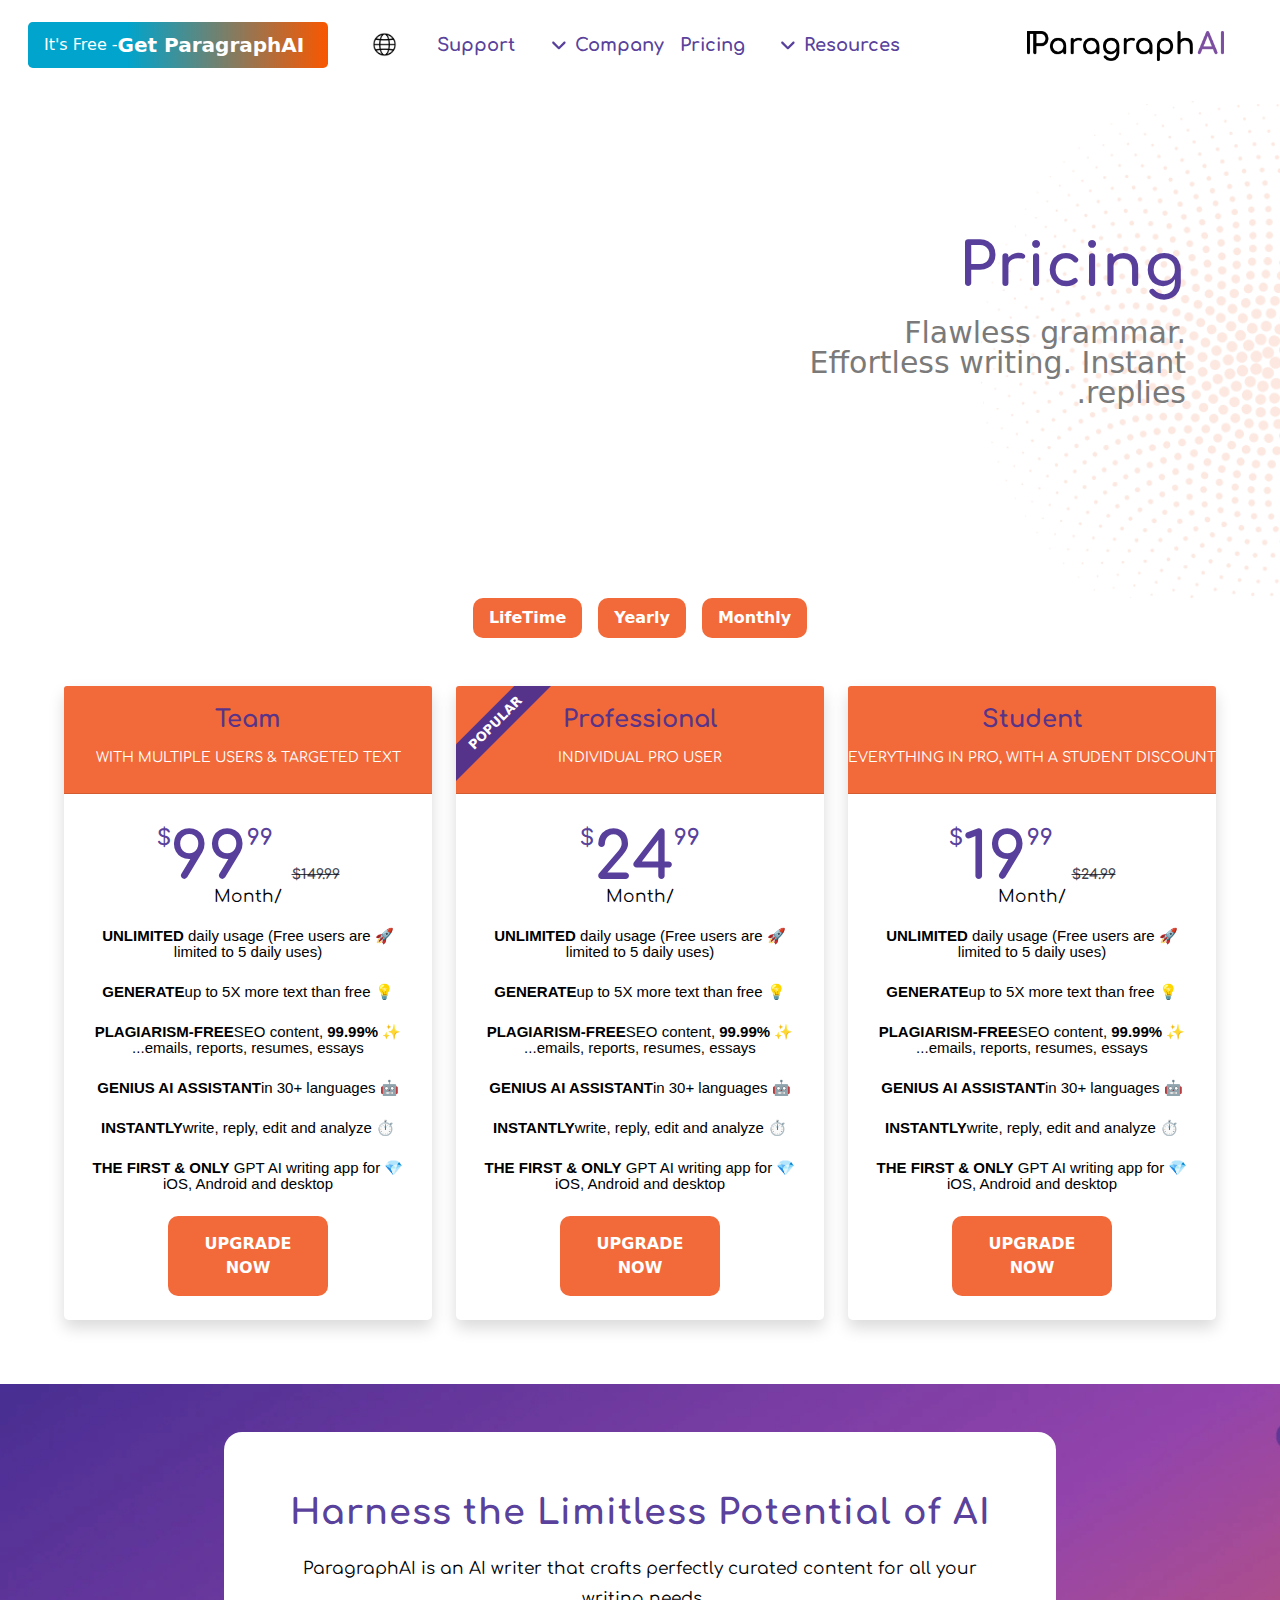
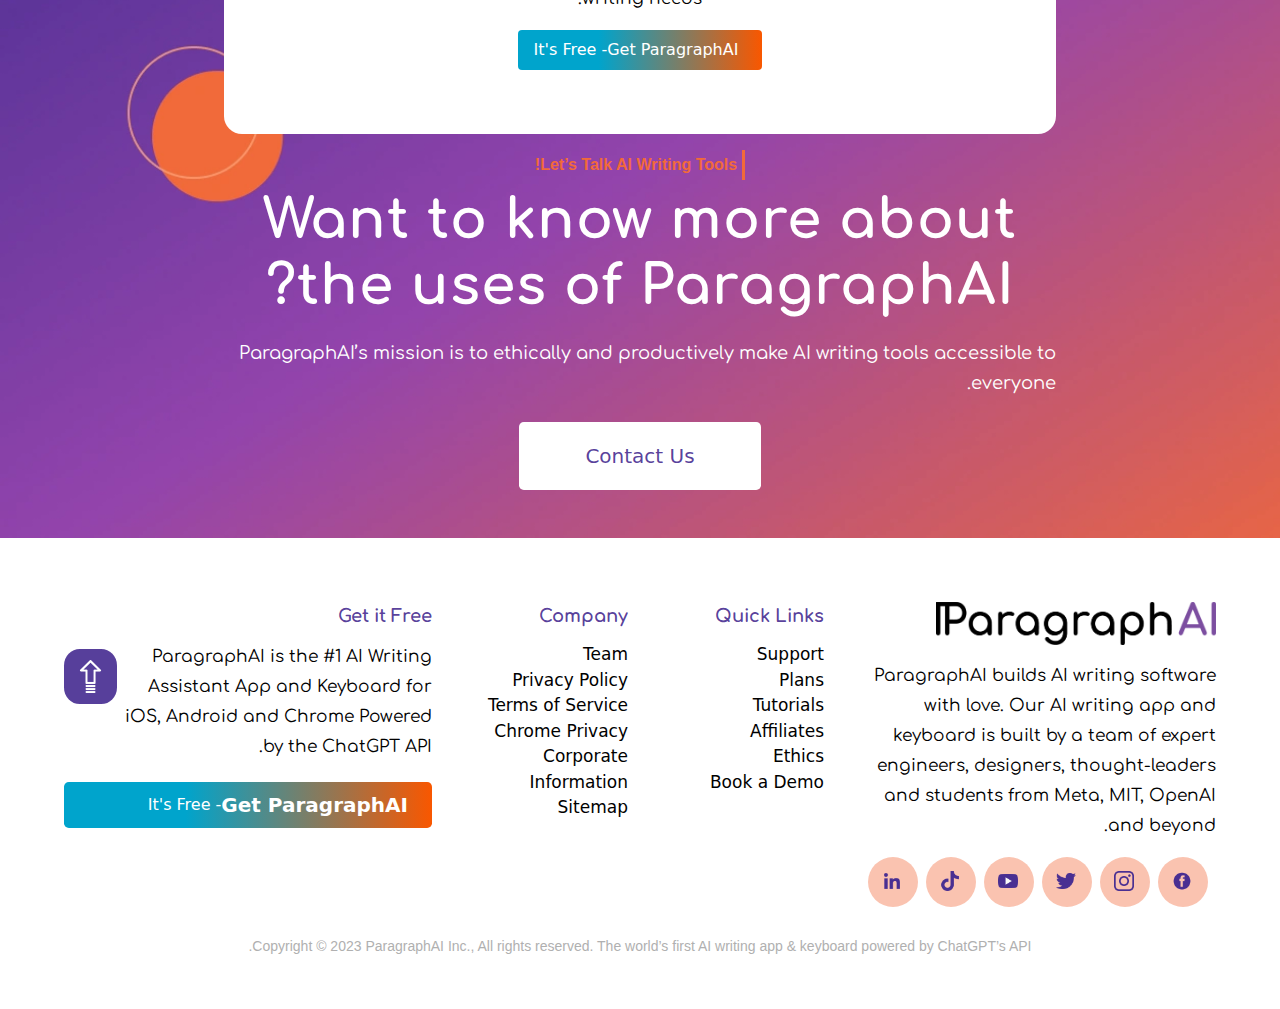
<file: pricing.html>
<!doctype html>
<html lang="en">

<head>
    <meta charset="utf-8">
    <meta name="viewport" content="width=device-width, initial-scale=1">
    <!-- CSS  -->
    <!-- <link rel="stylesheet" href="assets/css/style.css"> -->
    <!-- CSS RTL  -->
    <link rel="stylesheet" href="assets/css/stylertl.css">
    <!-- CSS Files -->
    <link rel="stylesheet" href="assets/css/bsb.css">
    <!-- Bootstrap CSS -->
    <link rel="stylesheet" href="assets/bootstrap/bootstrap.min.css">
    <!-- animate css  -->
    <link rel="stylesheet" href="assets/css/animate.min.css">
    <!-- fontawesome kit link  -->
    <script src="assets/fontawesome/fontawesomekit.js"></script>


    <title>Best Writing Assistant Software: AI Writing App | Paragraph AI</title>
</head>

<body>

    <nav class="navbar navbar-expand-xl navbar-light bsb-navbar bsb-navbar-hover bsb-navbar-caret fixed-top">
        <div class="container-fluid p-0">
            <div class="d-flex small_screen_nav">
                <a class="navbar-brand" href="index.html">
                    <img src="assets/img/ParagraphAI-Logo-1-min.png" alt="Logo" class="img-fluid">
                </a>
                <div class="d-flex navbar_toggler_small_screen">
                    <button class="navbar-toggler" type="button" data-bs-toggle="collapse" data-bs-target="#navbarNav"
                        aria-controls="navbarNav" aria-expanded="false" aria-label="Toggle navigation">
                        <span class="navbar-toggler-icon"></span>
                    </button>
                    <div class="langugestwo me-3">
                        <a class="btn-link nav-link border-0" type="button" data-bs-toggle="modal"
                            data-bs-target="#loginModal" data-bs-toggle="tooltip" data-bs-placement="bottom"
                            title="Languages">
                            <img id="languageIcon" src="assets/icon/internet.png" alt="internet" width="25" height="25">
                        </a>
                    </div>
                </div>
            </div>

            <div class="collapse navbar-collapse justify-content-end bg-white" id="navbarNav">
                <ul class="navbar-nav px-3 py-2">
                    <li class="nav-item dropdown">
                        <a class="nav-link dropdown-toggle custom-dropdown-toggle" href="#" id="resourcesDropdown"
                            role="button" data-bs-toggle="dropdown" aria-expanded="false">
                            Resources<svg xmlns="http://www.w3.org/2000/svg" height="1em" viewBox="0 0 448 512">
                                <path
                                    d="M201.4 342.6c12.5 12.5 32.8 12.5 45.3 0l160-160c12.5-12.5 12.5-32.8 0-45.3s-32.8-12.5-45.3 0L224 274.7 86.6 137.4c-12.5-12.5-32.8-12.5-45.3 0s-12.5 32.8 0 45.3l160 160z" />
                            </svg>
                        </a>
                        <ul class="dropdown-menu border-0 bsb-zoomIn dropdown_arbic"
                            aria-labelledby="resourcesDropdown">
                            <li><a class="dropdown-item my-2" href="blog.html">Blog</a></li>
                            <li><a class="dropdown-item my-2" href="blog-details.html">Blog Details</a></li>
                            <li><a class="dropdown-item my-2" href="affiliates.html">Affiliates</a></li>
                        </ul>
                    </li>
                    <li class="nav-item">
                        <a href="pricing.html" class="btn-link nav-link border-0" type="button">Pricing</a>
                    </li>
                    <li class="nav-item dropdown">
                        <a class="nav-link dropdown-toggle custom-dropdown-toggle" href="#" id="companyDropdown"
                            role="button" data-bs-toggle="dropdown" aria-expanded="false">
                            Company<svg xmlns="http://www.w3.org/2000/svg" height="1em" viewBox="0 0 448 512">
                                <path
                                    d="M201.4 342.6c12.5 12.5 32.8 12.5 45.3 0l160-160c12.5-12.5 12.5-32.8 0-45.3s-32.8-12.5-45.3 0L224 274.7 86.6 137.4c-12.5-12.5-32.8-12.5-45.3 0s-12.5 32.8 0 45.3l160 160z" />
                            </svg>
                        </a>
                        <ul class="dropdown-menu border-0 bsb-zoomIn" aria-labelledby="companyDropdown">
                            <li><a class="dropdown-item my-2" href="signin.html">Sign In</a></li>
                            <li><a class="dropdown-item my-2" href="signup.html">Sign Up</a></li>
                        </ul>
                    </li>
                    <li class="nav-item">
                        <a href="pricing.html" class="btn-link nav-link border-0" type="button">Support</a>
                    </li>
                </ul>

            </div>
            <div class="langugesone">
                <a class="btn-link nav-link border-0" type="button" data-bs-toggle="modal" data-bs-target="#loginModal"
                    data-bs-toggle="tooltip" data-bs-placement="bottom" title="Languages">
                    <img id="languageIcon" src="assets/icon/internet.png" alt="internet" width="25" height="25">
                </a>
            </div>
            <div class="Paragraphai_btn w-100">
                <div class=" nav-item btn-gradient d-flex align-items-center justify-content-center">
                    <button type="button" class="btn nav-link fw-bold d-flex align-items-center btn-lg"><i
                            class="fa-brands fa-chrome fa-2x" style="color: #ffffff;"></i>Get
                        ParagraphAI<span> - It's Free</span></button>
                </div>
            </div>
        </div>
    </nav>
    <!-- Modal -->
    <div class="modal fade" id="loginModal" tabindex="-1" aria-labelledby="loginModalLabel" aria-hidden="true">
        <div class="modal-dialog modal-dialog-centered modal-dialog-scrollable modal-lg">
            <div class="modal-content">
                <div class="modal-header">
                    <h5 class="modal-title" id="loginModalLabel">Languages</h5>
                    <button type="button" class="btn-close" data-bs-dismiss="modal" aria-label="Close"></button>
                </div>
                <div class="modal-body">
                    <div class="container">
                        <div class="row">
                            <div class="col-md-4 col-lg-4 col-12 d-grid g-2 modal_btn">
                                <button type="button" class="btn text-start btn-md"><img
                                        src="assets/img/flags/united-kingdom.png" alt="" width="25" height="25"
                                        class="img-fluid me-2">English</button>
                                <button type="button" class="btn text-start btn-md"><img
                                        src="assets/img/flags/spain.png" alt="" width="25" height="25"
                                        class="img-fluid me-2">Spanish</button>
                                <button type="button" class="btn text-start btn-md"><img
                                        src="assets/img/flags/france.png" alt="" width="25" height="25"
                                        class="img-fluid me-2">French</button>
                                <button type="button" class="btn text-start btn-md"><img
                                        src="assets/img/flags/german-flag.png" alt="" width="25" height="25"
                                        class="img-fluid me-2">German</button>
                                <button type="button" class="btn text-start btn-md"><img
                                        src="assets/img/flags/united-arab-emirates.png" alt="" width="25" height="25"
                                        class="img-fluid me-2">Mandarin Chinese</button>
                                <button type="button" class="btn text-start btn-md"><img
                                        src="assets/img/flags/united-arab-emirates.png" alt="" width="25" height="25"
                                        class="img-fluid me-2">Arabic</button>
                                <button type="button" class="btn text-start btn-md"><img src="assets/icon/internet.png"
                                        alt="" width="25" height="25" class="img-fluid me-2">Russian</button>
                                <button type="button" class="btn text-start btn-md"><img src="assets/icon/internet.png"
                                        alt="" width="25" height="25" class="img-fluid me-2">Portuguese</button>
                                <button type="button" class="btn text-start btn-md"><img src="assets/icon/internet.png"
                                        alt="" width="25" height="25" class="img-fluid me-2">Hindi</button>
                                <button type="button" class="btn text-start btn-md"><img src="assets/icon/internet.png"
                                        alt="" width="25" height="25" class="img-fluid me-2">Japanese</button>
                            </div>
                            <div class="col-md-4 col-lg-4 col-12 d-grid g-2 modal_btn">

                                <button type="button" class="btn text-start btn-md"><img src="assets/icon/internet.png"
                                        alt="" width="25" height="25" class="img-fluid me-2">Italian</button>
                                <button type="button" class="btn text-start btn-md"><img src="assets/icon/internet.png"
                                        alt="" width="25" height="25" class="img-fluid me-2">Korean</button>
                                <button type="button" class="btn text-start btn-md"><img src="assets/icon/internet.png"
                                        alt="" width="25" height="25" class="img-fluid me-2">Turkish</button>
                                <button type="button" class="btn text-start btn-md"><img src="assets/icon/internet.png"
                                        alt="" width="25" height="25" class="img-fluid me-2">Dutch</button>
                                <button type="button" class="btn text-start btn-md"><img src="assets/icon/internet.png"
                                        alt="" width="25" height="25" class="img-fluid me-2">Polish</button>
                                <button type="button" class="btn text-start btn-md"><img src="assets/icon/internet.png"
                                        alt="" width="25" height="25" class="img-fluid me-2">Swedish</button>
                                <button type="button" class="btn text-start btn-md"><img src="assets/icon/internet.png"
                                        alt="" width="25" height="25" class="img-fluid me-2">Danish</button>
                                <button type="button" class="btn text-start btn-md"><img src="assets/icon/internet.png"
                                        alt="" width="25" height="25" class="img-fluid me-2">Norwegian</button>
                                <button type="button" class="btn text-start btn-md"><img src="assets/icon/internet.png"
                                        alt="" width="25" height="25" class="img-fluid me-2">Finnish</button>
                                <button type="button" class="btn text-start btn-md"><img src="assets/icon/internet.png"
                                        alt="" width="25" height="25" class="img-fluid me-2">Greek</button>
                            </div>
                            <div class="col-md-4 col-lg-4 col-12 d-grid g-2 modal_btn">
                                <button type="button" class="btn text-start btn-md"><img src="assets/icon/internet.png"
                                        alt="" width="25" height="25" class="img-fluid me-2">Hebrew</button>
                                <button type="button" class="btn text-start btn-md"><img src="assets/icon/internet.png"
                                        alt="" width="25" height="25" class="img-fluid me-2">Thai</button>
                                <button type="button" class="btn text-start btn-md"><img src="assets/icon/internet.png"
                                        alt="" width="25" height="25" class="img-fluid me-2">Vietnamese</button>
                                <button type="button" class="btn text-start btn-md"><img src="assets/icon/internet.png"
                                        alt="" width="25" height="25" class="img-fluid me-2">Indonesian</button>
                                <button type="button" class="btn text-start btn-md"><img src="assets/icon/internet.png"
                                        alt="" width="25" height="25" class="img-fluid me-2">Romanian</button>
                                <button type="button" class="btn text-start btn-md"><img src="assets/icon/internet.png"
                                        alt="" width="25" height="25" class="img-fluid me-2">Czech</button>
                                <button type="button" class="btn text-start btn-md"><img src="assets/icon/internet.png"
                                        alt="" width="25" height="25" class="img-fluid me-2">Hungarian</button>
                                <button type="button" class="btn text-start btn-md"><img src="assets/icon/internet.png"
                                        alt="" width="25" height="25" class="img-fluid me-2">Ukrainian</button>
                                <button type="button" class="btn text-start btn-md"><img src="assets/icon/internet.png"
                                        alt="" width="25" height="25" class="img-fluid me-2">Swahili</button>
                                <button type="button" class="btn text-start btn-md"><img src="assets/icon/internet.png"
                                        alt="" width="25" height="25" class="img-fluid me-2">Catalan</button>

                            </div>
                        </div>
                    </div>
                </div>
            </div>
        </div>
    </div>

    <section class="blog_bg">
        <div class="container pb-5 overflow-x-hidden animate__animated animate_blog">
            <div class="row align-items-center blog_col">
                <div class="col-md-6 col-lg-6 col-12">
                    <div class="blog_content">
                        <h1>Pricing</h1>
                        <h3>Flawless grammar. Effortless writing. Instant replies.
                        </h3>
                    </div>
                </div>
                <div class="col-md-6 col-lg-6 col-12">
                </div>
            </div>
        </div>
    </section>
    <section class="tabs_section">
        <div class="container-fluid">
            <ul class="nav d-flex justify-content-center" id="myTab" role="tablist">
                <li class="nav-item tab_btn mx-2" role="presentation">
                    <button class="nav-link active fw-bold" id="home-tab" data-bs-toggle="tab" data-bs-target="#home"
                        type="button" role="tab" aria-controls="home" aria-selected="true">Monthly</button>
                </li>
                <li class="nav-item tab_btn mx-2" role="presentation">
                    <button class="nav-link fw-bold" id="profile-tab" data-bs-toggle="tab" data-bs-target="#profile"
                        type="button" role="tab" aria-controls="profile" aria-selected="false">Yearly</button>
                </li>
                <li class="nav-item tab_btn mx-2" role="presentation">
                    <button class="nav-link fw-bold" id="contact-tab" data-bs-toggle="tab" data-bs-target="#contact"
                        type="button" role="tab" aria-controls="contact" aria-selected="false">LifeTime</button>
                </li>
            </ul>
            <div class="tab-content" id="myTabContent">
                <div class="tab-pane fade show active" id="home" role="tabpanel" aria-labelledby="home-tab">
                    <div class="row py-5 blog_card">
                        <div class="col-md-4 col-lg-4 col-12 mb-3">
                            <div class="card shadow rounded-3 animate__animated animate__fadeInUp">
                                <div class="card-header text-center">
                                    <h3>Student</h3>
                                    <p>EVERYTHING IN PRO, WITH A STUDENT DISCOUNT</p>
                                </div>
                                <div class="pricing text-center align-items-center py-3">
                                    <span class="orignal_price">$24.99</span>
                                    <span class="dollor">$</span>19<span class="point">99</span>
                                    <p class="month">/Month</p>
                                </div>
                                <div class="price_table_feature px-4 text-center">
                                    <p><b>🚀 UNLIMITED</b> daily usage (Free users are limited to 5
                                        daily uses)</p>
                                    <p class="pt-4"><b>💡 GENERATE</b>up to 5X more text than free</p>
                                    <p class="pt-4"><b>✨ 99.99% PLAGIARISM-FREE</b>SEO content, emails, reports,
                                        resumes, essays...</p>
                                    <p class="pt-4"><b>🤖 GENIUS AI ASSISTANT</b>in 30+ languages</p>
                                    <p class="pt-4"><b>⏱️ INSTANTLY</b>write, reply, edit and analyze</p>
                                    <p class="py-4"><b>💎 THE FIRST & ONLY</b> GPT AI writing app for iOS, Android and
                                        desktop</p>
                                    <div class="tab_btn d-grid gap-2 col-6 pb-4 mx-auto">
                                        <button class="btn fw-bold py-3" type="button">UPGRADE NOW</button>
                                    </div>
                                </div>
                            </div>
                        </div>
                        <div class="col-md-4 col-lg-4 col-12 mb-3">
                            <div class="card shadow rounded-3 animate__animated animate__fadeInUp">
                                <div class="card-header text-center">
                                    <h3>Professional</h3>
                                    <p>INDIVIDUAL PRO USER</p>
                                    <div class="elementor-price-table__ribbon elementor-ribbon-right">
                                        <div class="elementor-price-table__ribbon-inner">
                                            Popular </div>
                                    </div>
                                </div>
                                <div class="pricing text-center align-items-center py-3">
                                    <span class="dollor">$</span>24<span class="point">99</span>
                                    <p class="month">/Month</p>
                                </div>
                                <div class="price_table_feature px-4 text-center">
                                    <p><b>🚀 UNLIMITED</b> daily usage (Free users are limited
                                        to 5
                                        daily uses)</p>
                                    <p class="pt-4"><b>💡 GENERATE</b>up to 5X more text than
                                        free</p>
                                    <p class="pt-4"><b>✨ 99.99% PLAGIARISM-FREE</b>SEO content,
                                        emails, reports,
                                        resumes, essays...</p>
                                    <p class="pt-4"><b>🤖 GENIUS AI ASSISTANT</b>in 30+
                                        languages</p>
                                    <p class="pt-4"><b>⏱️ INSTANTLY</b>write, reply, edit and
                                        analyze</p>
                                    <p class="py-4"><b>💎 THE FIRST & ONLY</b> GPT AI writing
                                        app for iOS, Android and
                                        desktop</p>
                                    <div class="tab_btn d-grid gap-2 col-6 pb-4 mx-auto">
                                        <button class="btn fw-bold py-3" type="button">UPGRADE
                                            NOW</button>
                                    </div>
                                </div>
                            </div>
                        </div>
                        <div class="col-md-4 col-lg-4 col-12 mb-3">
                            <div class="card shadow rounded-3 animate__animated animate__fadeInUp">
                                <div class="card-header text-center">
                                    <h3>Team</h3>
                                    <p>WITH MULTIPLE USERS & TARGETED TEXT</p>
                                </div>
                                <div class="pricing text-center align-items-center py-3">
                                    <span class="orignal_price">$149.99</span>
                                    <span class="dollor">$</span>99<span class="point">99</span>
                                    <p class="month">/Month</p>
                                </div>
                                <div class="price_table_feature px-4 text-center">
                                    <p><b>🚀 UNLIMITED</b> daily usage
                                        (Free users are limited to 5
                                        daily uses)</p>
                                    <p class="pt-4"><b>💡 GENERATE</b>up
                                        to 5X more text than free</p>
                                    <p class="pt-4"><b>✨ 99.99%
                                            PLAGIARISM-FREE</b>SEO
                                        content, emails, reports,
                                        resumes, essays...</p>
                                    <p class="pt-4"><b>🤖 GENIUS AI
                                            ASSISTANT</b>in 30+
                                        languages</p>
                                    <p class="pt-4"><b>⏱️
                                            INSTANTLY</b>write, reply,
                                        edit and analyze</p>
                                    <p class="py-4"><b>💎 THE FIRST &
                                            ONLY</b> GPT AI writing app
                                        for iOS, Android and
                                        desktop</p>
                                    <div class="tab_btn d-grid gap-2 col-6 pb-4 mx-auto">
                                        <button class="btn fw-bold py-3" type="button">UPGRADE
                                            NOW</button>
                                    </div>
                                </div>
                            </div>
                        </div>
                    </div>
                </div>
                <div class="tab-pane fade" id="profile" role="tabpanel" aria-labelledby="profile-tab">
                    <div class="row pt-5 blog_card">
                        <div class="col-md-4 col-lg-4 col-12 mb-3 mx-auto">
                            <div class="card shadow rounded-3 animate__animated animate__fadeInUp">
                                <div class="card-header text-center">
                                    <h3>Professional</h3>
                                    <p>INDIVIDUAL PRO USER</p>
                                    <div class="elementor-price-table__ribbon elementor-ribbon-right">
                                        <div class="elementor-price-table__ribbon-inner">
                                            Popular </div>
                                    </div>
                                </div>
                                <div class="pricing text-center align-items-center py-3">
                                    <span class="dollor">$</span>24<span class="point">99</span>
                                    <p class="month">/Month</p>
                                </div>
                                <div class="price_table_feature px-4 text-center">
                                    <p><b>🚀 UNLIMITED</b> daily usage (Free users are limited
                                        to 5
                                        daily uses)</p>
                                    <p class="pt-4"><b>💡 GENERATE</b>up to 5X more text than
                                        free</p>
                                    <p class="pt-4"><b>✨ 99.99% PLAGIARISM-FREE</b>SEO content,
                                        emails, reports,
                                        resumes, essays...</p>
                                    <p class="pt-4"><b>🤖 GENIUS AI ASSISTANT</b>in 30+
                                        languages</p>
                                    <p class="pt-4"><b>⏱️ INSTANTLY</b>write, reply, edit and
                                        analyze</p>
                                    <p class="py-4"><b>💎 THE FIRST & ONLY</b> GPT AI writing
                                        app for iOS, Android and
                                        desktop</p>
                                    <div class="tab_btn d-grid gap-2 col-6 pb-4 mx-auto">
                                        <button class="btn fw-bold py-3" type="button">UPGRADE
                                            NOW</button>
                                    </div>
                                </div>
                            </div>
                        </div>
                    </div>
                </div>
                <div class="tab-pane fade" id="contact" role="tabpanel" aria-labelledby="contact-tab">
                    <div class="row pt-5 blog_card">
                        <div class="col-md-4 col-lg-4 col-12 mx-auto">
                            <div class="card shadow rounded-3 animate__animated animate__fadeInUp">
                                <div class="card-header text-center">
                                    <h3>Team</h3>
                                    <p>WITH MULTIPLE USERS & TARGETED TEXT</p>
                                </div>
                                <div class="pricing text-center align-items-center py-3">
                                    <span class="orignal_price">$149.99</span>
                                    <span class="dollor">$</span>99<span class="point">99</span>
                                    <p class="month">/Month</p>
                                </div>
                                <div class="price_table_feature px-4 text-center">
                                    <p><b>🚀 UNLIMITED</b> daily usage
                                        (Free users are limited to 5
                                        daily uses)</p>
                                    <p class="pt-4"><b>💡 GENERATE</b>up
                                        to 5X more text than free</p>
                                    <p class="pt-4"><b>✨ 99.99%
                                            PLAGIARISM-FREE</b>SEO
                                        content, emails, reports,
                                        resumes, essays...</p>
                                    <p class="pt-4"><b>🤖 GENIUS AI
                                            ASSISTANT</b>in 30+
                                        languages</p>
                                    <p class="pt-4"><b>⏱️
                                            INSTANTLY</b>write, reply,
                                        edit and analyze</p>
                                    <p class="py-4"><b>💎 THE FIRST &
                                            ONLY</b> GPT AI writing app
                                        for iOS, Android and
                                        desktop</p>
                                    <div class="tab_btn d-grid gap-2 col-6 pb-4 mx-auto">
                                        <button class="btn fw-bold py-3" type="button">UPGRADE
                                            NOW</button>
                                    </div>
                                </div>
                            </div>
                        </div>
                    </div>
                </div>
            </div>
        </div>
    </section>
    <section class="Limitless_content py-5 overflow-x-hidden">
        <div class="container">
            <div class="potential_ai text-center">
                <h2>Harness the Limitless Potential of AI</h2>
                <p>ParagraphAI is an AI writer that crafts perfectly curated content for all your writing needs.
                </p>
                <ul class="px-0" style="text-align: -webkit-center;">
                    <li class="nav-item btn-gradient mt-3">
                        <button class="btn nav-link d-flex align-items-center" type="button">
                            <i class="fa-brands fa-chrome fa-2x" style="color: #ffffff;"></i>Get ParagraphAI
                            <span>
                                - It's Free</span>
                        </button>
                    </li>
                </ul>
            </div>
            <div class="limitless_content pt-3 d-flex flex-column align-items-center justify-content-center">
                <h2>Let’s Talk AI Writing Tools!</h2>
                <h1 class="text-center text-white">Want to know more about the uses of ParagraphAI?</h1>
                <p class="text-white">ParagraphAI’s mission is to ethically and productively make AI writing
                    tools
                    accessible to everyone.
                </p>
                <div class="contact_btn pt-4">
                    <button type="button" class="btn btn-lg">Contact Us</button>
                </div>
            </div>
    </section>


    <footer class="py-5">
        <div class="container-fluid">
            <div class="footer_content">
                <div class="row">
                    <div class="col-md-6 col-lg-4 col-12">
                        <a href="#"> <img src="assets/img/ParagraphAI-Logo-1-min.png" alt="Logo" class="img-fluid my-3"
                                width="280" height="40"></a>
                        <p>ParagraphAI builds AI writing software with love. Our AI writing app and keyboard is
                            built by
                            a
                            team of expert engineers, designers, thought-leaders and students from Meta, MIT,
                            OpenAI
                            and
                            beyond.</p>
                        <div class="social_icon_top">
                            <div class="d-flex my-3">
                                <a href="#"> <img src="assets/icon/facebook.png" alt="facebook" width="20" height="20">
                                </a>
                                <a href="#"> <img src="assets/icon/instagram.png" alt="instagram" width="20"
                                        height="20">
                                </a>
                                <a href="#"> <img src="assets/icon/twitter.png" alt="twitter" width="20" height="20">
                                </a>
                                <a href="#"> <img src="assets/icon/youtube.png" alt="youtube" width="20" height="20">
                                </a>
                                <a href="#"> <img src="assets/icon/tik-tok.png" alt="tiktok" width="20" height="20">
                                </a>
                                <a href="#"> <img src="assets/icon/linkedin.png" alt="linkedin" width="20" height="20">
                                </a>
                            </div>
                        </div>
                    </div>
                    <div class="col-md-3 col-lg-2 col-6 py-1">
                        <h5 class="my-3">Quick Links</h5>
                        <ul>
                            <li><a href="#">Support</a></li>
                            <li><a href="#">Plans</a></li>
                            <li><a href="#">Tutorials</a></li>
                            <li><a href="#">Affiliates</ a>
                            </li>
                            <li><a href="#">Ethics</a></li>
                            <li><a href="#">Book a Demo</a></li>
                        </ul>
                    </div>
                    <div class="col-md-3 col-lg-2 col-6 py-1">
                        <h5 class="my-3">Company</h5>
                        <ul>
                            <li><a href="#">Team</a></li>
                            <li><a href="#">Privacy Policy</a></li>
                            <li><a href="#">Terms of Service</a></li>
                            <li><a href="#">Chrome Privacy</a></li>
                            <li><a href="#">Corporate Information</a></li>
                            <li><a href="#">Sitemap</a></li>
                        </ul>
                    </div>
                    <div class="col-md-12 col-lg-4 col-12">
                        <div class="d-flex py-1 align-items-center">
                            <div>
                                <h5 class="my-3">Get it Free</h5>
                                <p>ParagraphAI is the #1 AI Writing Assistant App and Keyboard for iOS, Android
                                    and
                                    Chrome
                                    Powered by the ChatGPT API.</p>
                            </div>

                            <!-- top Scroll button  -->
                            <div class="scroll-to-top" id="scrollToTopBtn">
                                <img src="assets/icon/up-arrow.png" alt="arrow" class="img-fluid">
                            </div>
                        </div>
                        <div class=" nav-item btn-gradient mt-3 d-grid align-items-center">
                            <button type="button" class="btn nav-link fw-bold d-flex align-items-center btn-lg"><i
                                    class="fa-brands fa-chrome fa-2x" style="color: #ffffff;"></i>Get
                                ParagraphAI<span> - It's Free</span></button>
                        </div>


                        <div class="social_icon_bottom">
                            <div class=" d-flex justify-content-center my-3">
                                <a href="#"> <img src="assets/icon/facebook.png" alt="facebook" width="20" height="20">
                                </a>
                                <a href="#"> <img src="assets/icon/instagram.png" alt="instagram" width="20"
                                        height="20">
                                </a>
                                <a href="#"> <img src="assets/icon/twitter.png" alt="twitter" width="20" height="20">
                                </a>
                                <a href="#"> <img src="assets/icon/youtube.png" alt="youtube" width="20" height="20">
                                </a>
                                <a href="#"> <img src="assets/icon/tik-tok.png" alt="tiktok" width="20" height="20">
                                </a>
                                <a href="#"> <img src="assets/icon/linkedin.png" alt="linkedin" width="20" height="20">
                                </a>
                            </div>
                        </div>
                    </div>
                </div>
                <div class="footer_line text-center pt-2">
                    <p>Copyright © 2023 ParagraphAI Inc., All rights reserved. The world’s first AI writing app
                        & keyboard
                        powered by ChatGPT’s API.</p>
                </div>
            </div>
        </div>
    </footer>
    <!--Bootstrap Bundle with Popper -->
    <script src="assets/bootstrap/bundle.min.js">
    </script>
    <!-- J querys -->
    <script src="assets/js/jquery.min.js"></script>
    <!-- js file  -->
    <script src="assets/js/custom.js"></script>
</body>

</html>
</file>
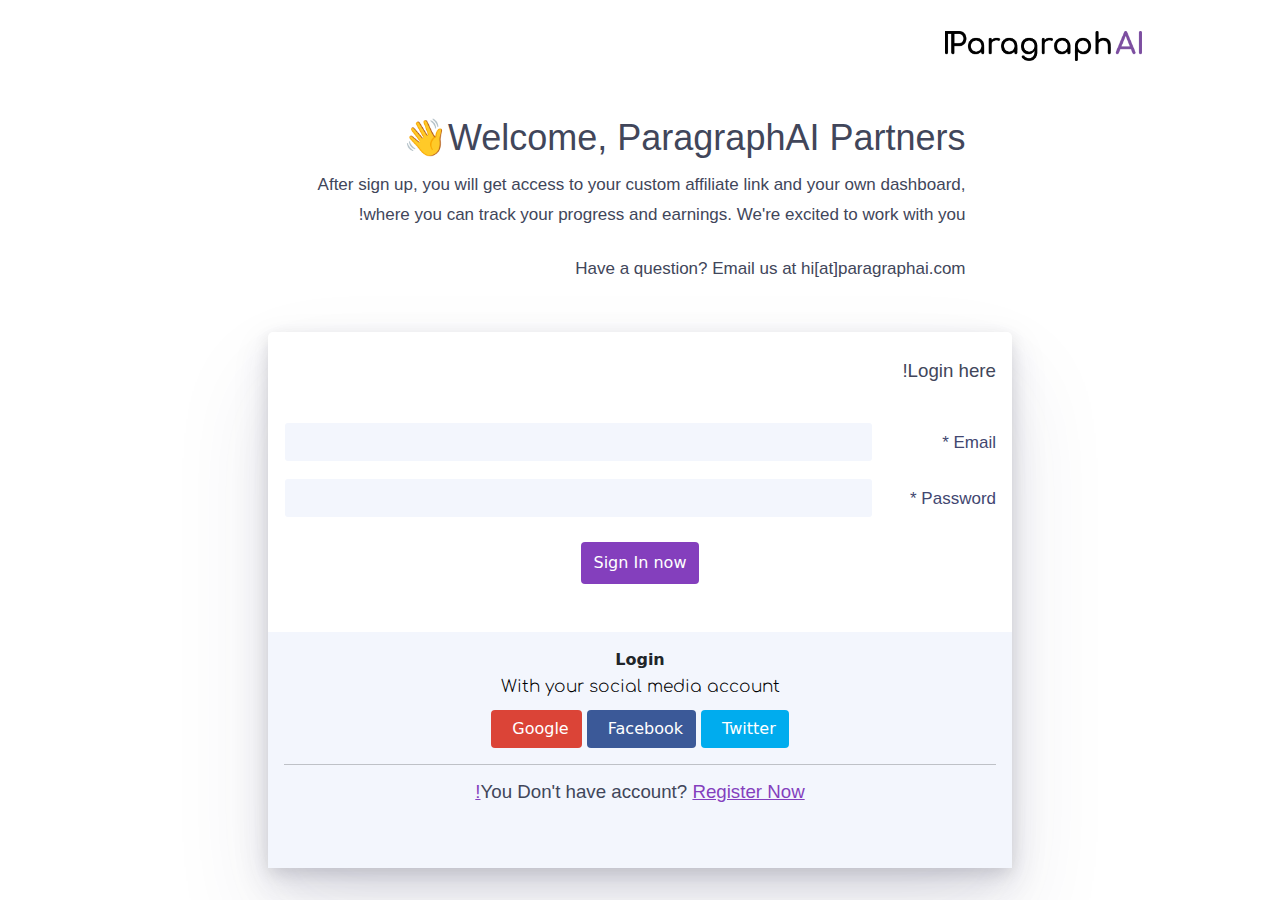
<file: signin.html>
<!doctype html>
<html lang="en">

<head>
    <meta charset="utf-8">
    <meta name="viewport" content="width=device-width, initial-scale=1">
    <!-- CSS  -->
    <!-- <link rel="stylesheet" href="assets/css/style.css"> -->
    <!-- CSS RTL  -->
    <link rel="stylesheet" href="assets/css/stylertl.css">
    <!-- Bootstrap CSS -->
    <link rel="stylesheet" href="assets/bootstrap/bootstrap.min.css">
    <!-- fontawesome kit link  -->
    <script src="assets/fontawesome/fontawesomekit.js"></script>


    <title>Best Writing Assistant Software: AI Writing App | Paragraph AI</title>
</head>
<nav class="navbar navbar-expand-lg navbar-light">
    <div class="container">
        <a class="navbar-brand" href="index.html">
            <img src="assets/img/ParagraphAI-Logo-1-min.png" alt="Logo" class="img-fluid">
        </a>
    </div>
</nav>

<div class="container">
    <div class="row">
        <div class="col-12">
            <div
                class="col-md-10 col-lg-7 col-12  d-flex flex-column justify-content-center my-4 mx-auto writting_content">
                <h1>Welcome, ParagraphAI Partners👋</h1>
                <p>After sign up, you will get access to your custom affiliate link and your own dashboard, where you
                    can track your progress and earnings. We're excited to work with you!</p><br>
                <p>Have a question? Email us at hi[at]paragraphai.com
                </p>
            </div>
        </div>
    </div>
    <div class="row">
        <div class="col-12">
            <div class="col-md-10 col-lg-8 col-12 form_content mx-auto g-0 my-4">
                <div class="d-flex flex-column justify-content-center py-4 px-3">
                    <h3 class="mb-4 mt-1"> Login here!</h3>
                    <form>
                        <div class="mb-3 row mt-3">
                            <label for="email" class="col-sm-2 col-form-label">Email *</label>
                            <div class="col-sm-10">
                                <input type="email" class="form-control" id="email">
                            </div>
                        </div>
                        <div class="mb-3 row">
                            <label for="inputPassword" class="col-sm-2 col-form-label">Password *</label>
                            <div class="col-sm-10">
                                <input type="password" class="form-control" id="inputPassword">
                            </div>
                        </div>
                        <div class="form_btn text-center my-4 g-3">
                            <button type="button" class="btn py-2">Sign In now</button>
                        </div>
                    </form>
                </div>
                <div class="social_media p-3 text-center">
                    <span class="fw-bold mb-2">Login</span>
                    <p class="fw-lighter mb-2">With your social media account</p>
                    <div class="social_media_icon d-grid gap-2 d-md-block col-12 mx-auto">
                        <button class="btn" data-bs-toggle="tooltip" data-bs-placement="top" title="Twitter"
                            type="button">
                            <i class="fa-brands fa-twitter me-2"></i>Twitter</button>
                        <button class="btn" data-bs-toggle="tooltip" data-bs-placement="top" title="Facebook"
                            type="button">
                            <i class="fa-brands fa-facebook-f me-2"></i>Facebook</button>
                        <button class="btn" data-bs-toggle="tooltip" data-bs-placement="top" title="Gmail"
                            type="button"><i class="fa-brands fa-google-plus-g me-2"></i>Google</button>
                    </div>
                    <hr>
                    <h3 class="mb-5">You Don't have account? <a href="#" style="color: #843fbd;">Register Now!</a></h3>

                </div>
            </div>
        </div>
    </div>
</div>


<body>
    <!--Bootstrap Bundle with Popper -->
    <script src="assets/bootstrap/bundle.min.js"></script>

    <!-- J querys -->
    <script src="assets/js/jquery.min.js"></script>
</body>

</html>
</file>
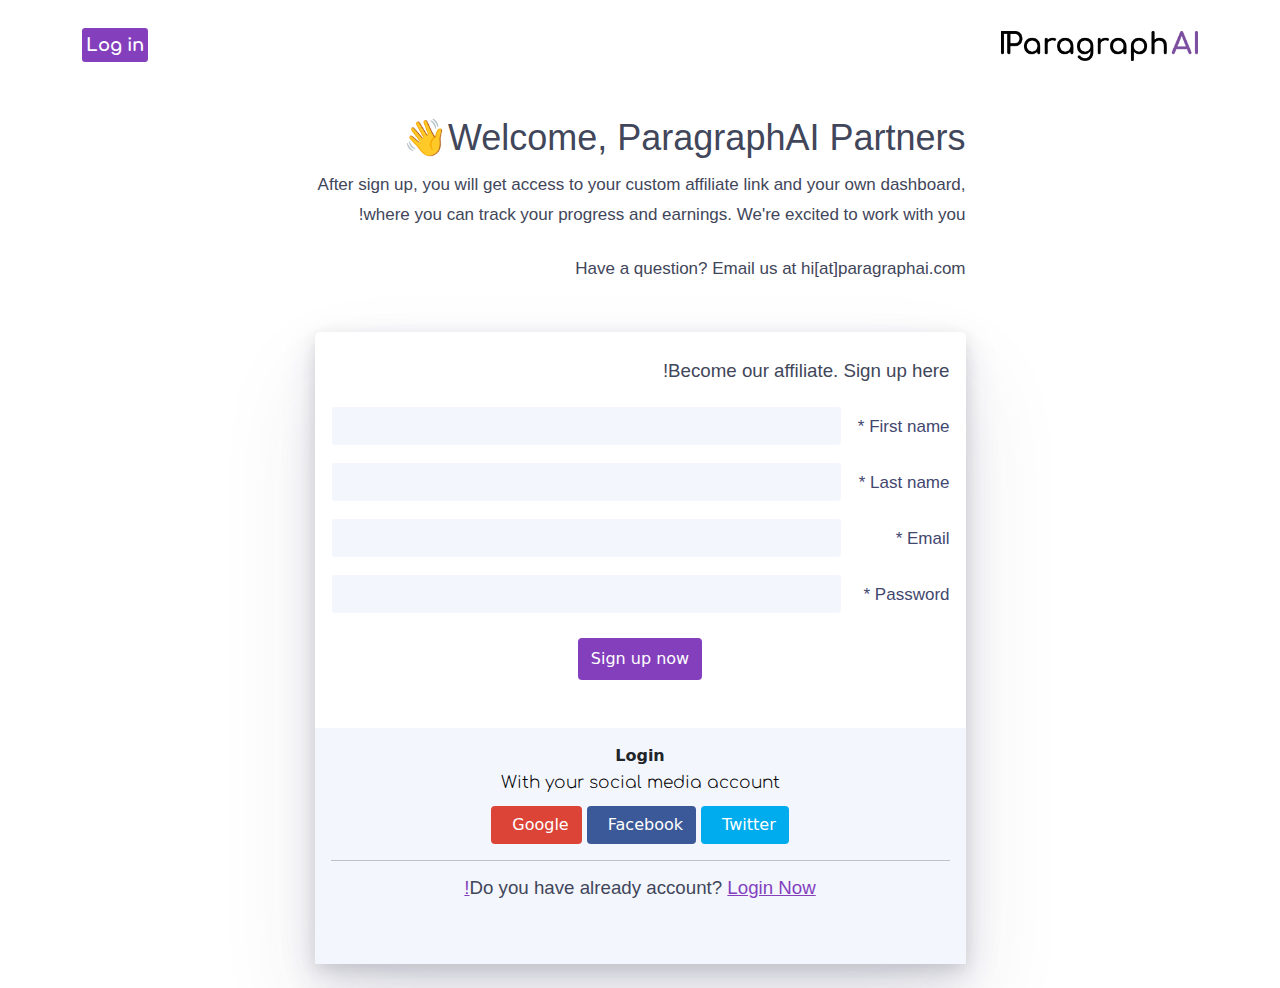
<file: signup.html>
<!doctype html>
<html lang="en">

<head>
    <meta charset="utf-8">
    <meta name="viewport" content="width=device-width, initial-scale=1">
    <!-- CSS  -->
    <!-- <link rel="stylesheet" href="assets/css/style.css"> -->
    <!-- CSS RTL  -->
    <link rel="stylesheet" href="assets/css/stylertl.css">
    <!-- Bootstrap CSS -->
    <link rel="stylesheet" href="assets/bootstrap/bootstrap.min.css">
    <!-- fontawesome kit link  -->
    <script src="assets/fontawesome/fontawesomekit.js"></script>


    <title>Best Writing Assistant Software: AI Writing App | Paragraph AI</title>
</head>
<nav class="navbar navbar-expand-lg navbar-light">
    <div class="container">
        <a class="navbar-brand p-0 me-0" href="index.html">
            <img src="assets/img/ParagraphAI-Logo-1-min.png" alt="Logo" class="img-fluid">
        </a>
        <div class="justify-content-end">
            <ul class="navbar-nav">
                <li class="nav-item signin_btn">
                    <a class="nav-link border-0 btn-sm" href="#">Log in</a>
                </li>
            </ul>
        </div>
    </div>
</nav>
<div class="container">
    <div class="row">
        <div class="col-12">
            <div
                class="col-md-10 col-lg-7 col-12  d-flex flex-column justify-content-center my-4 mx-auto writting_content">
                <h1>Welcome, ParagraphAI Partners👋</h1>
                <p>After sign up, you will get access to your custom affiliate link and your own dashboard, where you
                    can track your progress and earnings. We're excited to work with you!</p><br>
                <p>Have a question? Email us at hi[at]paragraphai.com
                </p>
            </div>
        </div>
    </div>
    <div class="row">
        <div class="col-12">
            <div class="col-md-10 col-lg-7 col-12 form_content mx-auto g-0 my-4">
                <div class="d-flex flex-column justify-content-center py-4 px-3">
                    <h3 class="mb-4 mt-1"> Become our affiliate. Sign up here!</h3>
                    <form>
                        <div class="mb-3 row">
                            <label for="firstname" class="col-sm-2 col-form-label">First name *</label>
                            <div class="col-sm-10">
                                <input type="firstname" class="form-control" id="firstname">
                            </div>
                        </div>
                        <div class="mb-3 row">
                            <label for="lastname" class="col-sm-2 col-form-label">Last name *</label>
                            <div class="col-sm-10">
                                <input type="lastname" class="form-control" id="lastname">
                            </div>
                        </div>
                        <div class="mb-3 row">
                            <label for="email" class="col-sm-2 col-form-label">Email *</label>
                            <div class="col-sm-10">
                                <input type="email" class="form-control" id="email">
                            </div>
                        </div>
                        <div class="mb-3 row">
                            <label for="inputPassword" class="col-sm-2 col-form-label">Password *</label>
                            <div class="col-sm-10">
                                <input type="password" class="form-control" id="inputPassword">
                            </div>
                        </div>
                        <div class="form_btn text-center my-4 g-3">
                            <button type="button" class="btn py-2">Sign up now</button>
                        </div>
                    </form>
                </div>
                <div class="social_media p-3 text-center">
                    <span class="fw-bold mb-2">Login</span>
                    <p class="fw-lighter mb-2">With your social media account</p>
                    <div class="social_media_icon d-grid gap-2 d-md-block col-12 mx-auto">
                        <button class="btn" data-bs-toggle="tooltip" data-bs-placement="top" title="Twitter"
                            type="button">
                            <i class="fa-brands fa-twitter me-2"></i>Twitter</button>
                        <button class="btn" data-bs-toggle="tooltip" data-bs-placement="top" title="Facebook"
                            type="button">
                            <i class="fa-brands fa-facebook-f me-2"></i>Facebook</button>
                        <button class="btn" data-bs-toggle="tooltip" data-bs-placement="top" title="Gmail"
                            type="button"><i class="fa-brands fa-google-plus-g me-2"></i>Google</button>
                    </div>
                    <hr>
                    <h3 class="mb-5">Do you have already account? <a href="#" style="color: #843fbd;">Login Now!</a>
                    </h3>
                </div>
            </div>
        </div>
    </div>
</div>

<body>
    <!--Bootstrap Bundle with Popper -->
    <script src="assets/bootstrap/bundle.min.js"></script>
    <!-- J querys -->
    <script src="assets/js/jquery.min.js"></script>
</body>

</html>
</file>
<file: assets/css/style.css>
@import url('https://fonts.googleapis.com/css2?family=Comfortaa:wght@300;400;500;600;700&display=swap');

body {
    margin: 0;
    padding: 0;
    font-family: 'Comfortaa', sans-serif;
    font-size: 1rem;
    font-weight: 400;
    line-height: 1.5;
    color: #333;
    background-color: #fff;
    -webkit-font-smoothing: antialiased;
    -moz-osx-font-smoothing: grayscale;
    box-sizing: border-box;
    overflow-x: hidden;
    --color--black: #000000;
    --color--cyan-bluish-gray: #abb8c3;
    --color--white: #ffffff;
    --e-global-color-308e809: #0C0C1AC9;
    --color--pale-pink: #f78da7;
    --color--vivid-red: #cf2e2e;
    --color--luminous-vivid-orange: #ff6900;
    --color-vivid-orange: #F26A39;
    --color--vivid-purple: #9b51e0;
    --color-100efa4: #492F92EB;
    --color-308e809: #0C0C1AC9;
    --color--btn--linear-gradient: linear-gradient(90deg, #00A4CCFF 33%, #F95700FF 100%);
    --font-size--small: 14px;
    --font-size--medium: 25px;
    --font-size--large: 25px;
    --font-size--x-large: 42px;
}

ul {
    padding: 0 !important;
}

ul li {
    list-style: none;
}

p {
    color: var(--color--black);
    font-family: "Comfortaa", Sans-serif;
    font-size: 17px;
    font-weight: 400;
    line-height: 30px;
    margin-bottom: 0 !important;
}


.scroll-to-top {
    background-color: var(--color-100efa4);
    color: #ffffff;
    border-radius: 30%;
    width: 130px;
    height: 55px;
    padding: 10px 10px;
    justify-content: center;
    align-items: center;
    cursor: pointer;
}

.scroll-to-top {
    display: flex;
    justify-content: center;
    align-items: center;
    margin: 16px 0;
}

.fixed-top {
    position: fixed;
    top: 0;
    width: 100%;
    z-index: 100;
}

.navbar {
    background-color: var(--color--white) !important;
}

.small_screen_nav {
    width: 100%;
}

.navbar_toggler_small_screen {
    margin-left: auto;
}

.custom-dropdown-menu {
    top: 10px;
    left: 160px;
    right: 0;
    min-width: 200px;
    color: var(--e-global-color-308e809) !important;
}

.dropdown-menu li a {
    color: var(--e-global-color-308e809) !important;
    background-color: transparent !important;
}

.dropdown-menu li a:hover {
    color: var(--color-vivid-orange) !important;
}

/* Custom CSS styles */
.navbar {
    height: 90px !important;
}

.navbar-nav {
    align-items: flex-start !important;
}

.navbar-nav .nav-link:hover {
    border-color: var(--color-vivid-orange) !important;
}

.navbar-brand img {
    width: 100% !important;
    height: 30px;
}

.navbar-brand {
    padding-left: 40px;
}

.navbar {
    background: var(--color--white);
}

.nav-item a {
    font-size: 18px;
    font-weight: 900;
    font-family: 'Comfortaa', sans-serif;
    color: var(--color-100efa4) !important;
    line-height: 20px;
}

.nav-link:hover,
.btn:hover {
    color: var(--color--luminous-vivid-orange) !important;
}

.custom-dropdown-toggle svg {
    fill: var(--color-100efa4);
    margin-left: 8px;
}

.custom-dropdown-toggle:hover svg {
    fill: var(--color--luminous-vivid-orange);
}

.dropdown-toggle::after {
    border-top: none !important;
}

.langugesone,
.Paragraphai_btn {
    display: block;
}

.langugestwo a {
    display: none;
}

.btn-gradient button {
    background-image: var(--color--btn--linear-gradient);
    color: var(--color--white) !important;
    border: transparent;
}

.btn-gradient span {
    font-size: 16px;
    font-weight: 400;
}

.btn-gradient i {
    margin-right: 8px;
}

.btn-gradient button:hover {
    color: var(--color--white) !important;
}

.navbar-toggler {
    background-color: var(--color--vivid-purple) !important;
    border: transparent !important;

}

/* Modal Styling */
.modal_btn button:hover {
    background-color: #f3f6fd;
    color: var(--color--black) !important;
    border: 1px solid transparent !important;
}

.modal_btn button {
    text-align: left !important;
}

.modal_btn button img {
    margin-right: 8px;
}

.col_image img {
    width: 100%;
    height: 100%;
}

.content_bg {
    position: relative;
    background: transparent;
    overflow: hidden;
}

.content_bg::before {
    position: absolute;
    content: "";
    z-index: -1;
    width: 100%;
    height: 100%;
    background-position: 0% 80%;
    background-image: url('../img/Background-2.jpg');
    background-repeat: no-repeat;
}

.content h2,
.Write_Assist h2,
.time_money h2,
.gallery h2,
.Testimonials h2,
.faq_content h2,
.limitless_content h2 {
    color: var(--color-vivid-orange);
    font-family: "Open Sans", Sans-serif;
    font-size: 16px;
    font-weight: 600;
    line-height: 30px;
    padding: 0px 0px 0px 5px;
    border-left: 3px solid var(--color-vivid-orange);
}

.content h1,
.Write_Assist h1,
.time_money h1,
.gallery h1,
.Testimonials h1,
.faq_content h1,
.potential_ai h1,
.limitless_content h1,
.partner_pro h1 {
    color: var(--color-100efa4);
    font-family: "Comfortaa", Sans-serif;
    font-size: 55px;
    font-weight: 700;
    line-height: 66px;
    letter-spacing: 1px;
    margin-bottom: 18px;
}

.content p,
.time_money p,
.Write_Assist p,
.faq_content p,
.limitless_content p {
    color: var(--color--black);
    font-family: "Comfortaa", Sans-serif;
    font-size: 18px;
    font-weight: 400;
    line-height: 30px;

}

.alert_write {
    background-color: var(--color--white) !important;
    border-color: var(--color--luminous-vivid-orange) !important;
    border-radius: 18px !important;
}

.alert_write h4 {
    color: var(--color--black);
    font-family: "Comfortaa", Sans-serif;
    font-size: 30px;
    font-weight: 600;
    line-height: 33px;
}

.slick_heading h2,
.potential_ai h2 {
    color: var(--color-100efa4);
    font-family: "Comfortaa", Sans-serif;
    font-size: 35px;
    font-weight: 700;
    line-height: 66px;
    letter-spacing: 1px;
}

.slider_images img {
    margin: auto 20px !important;
}

.slick-initialized .slick-slide {
    float: inherit;
    display: inline-block !important;
    vertical-align: middle;
}

.content_bgtwo {
    background-image: url('../img/Background-2.jpg');
    background-repeat: no-repeat;
    background-position: 0% 60%;
    width: 100%;
    height: 100%;
}

.Write_Assist {
    background-image: url('../img/XMLID_1112_.png');
    background-repeat: no-repeat;
    background-position: 100% 30%;
    width: 100%;
    height: 100%;
}

.icon_heading {
    cursor: pointer;
    margin: 12px 0;
}

.icon_heading span {
    font-family: "Comfortaa", Sans-serif;
    font-size: 18px;
    font-weight: 400;
    line-height: 24px;
    transition: color 0.3s;
}

.icon_heading span:hover {
    color: var(--color-vivid-orange);
    transition: color 0.3s;
}

.icon_heading svg {
    margin-right: 10px;
}

.content_bgtwo h4 {
    color: #F26A39;
    font-family: "Comfortaa", Sans-serif;
    font-size: 35px;
    font-weight: 700;
    line-height: 40px;
}

.time_money p {
    padding: 0 250px;
}

.time_money {
    background-image: url('../img/Group.png');
    background-repeat: no-repeat;
    background-position: 3% 60%;
    width: 100%;
    height: 100%;
    align-items: center;
}


/* Override bootstrap column paddings */
.tz-gallery .row>div {
    padding: 2px;
}

.tz-gallery .lightbox img {
    width: 100%;
    border-radius: 0;
    position: relative;
}

.tz-gallery .lightbox:before {
    position: absolute;
    top: 50%;
    left: 50%;
    margin-top: -13px;
    margin-left: -13px;
    opacity: 0;
    color: #fff;
    font-size: 26px;
    content: '\e003';
    pointer-events: none;
    z-index: 9000;
    transition: 0.4s;
}

.tz-gallery .lightbox:hover:after,
.tz-gallery .lightbox:hover:before {
    opacity: 1;
}

.baguetteBox-button {
    background-color: transparent !important;
}


.Testimonials {
    background-image: url('../img/Group.png');
    background-repeat: no-repeat;
    background-position: 2% 10%;
    width: 100%;
    height: 100%;
    z-index: 5;
}

.slicktwo .card {
    cursor: grab;
}

.card {
    border-radius: 20px !important;
    border: transparent !important;
    height: auto;
    box-shadow: 0px 10px 40px 0px rgb(73 47 146 / 50%);
}

.slick_parson {
    border-top: 1px solid var(--color--luminous-vivid-orange);
}

.slick-dots {
    left: 0px;
}

.slick_parson h6 {
    margin-bottom: 0 !important;
    color: var(--color-100efa4);
    font-family: "Comfortaa", Sans-serif;
    font-size: 18px;
    font-weight: 700;
    line-height: 21px;
}

.slick-dots li button:before {
    top: 3.5px !important;
    left: 4px !important;
    width: 12px !important;
    height: 12px !important;
}

.slick-dots li.slick-active button:before {
    opacity: 1 !important;
    border-radius: 50%;
    background-color: var(--color--luminous-vivid-orange) !important;
}


.slick_slider_colors,
.slick-dots li button:before {
    font-size: 0px !important;
}

.slick-dots li button {
    width: 20px;
    height: 20px;
    border: 1px solid var(--color--luminous-vivid-orange) !important;
    border-radius: 50%;
    outline: none;
}

.faq_content {
    background-image: url('../img/Group.png');
    background-repeat: no-repeat;
    background-position: 100% 30%;
    width: 100%;
    height: 100%;
}

.accordion_content button {
    font-family: "Comfortaa", Sans-serif;
    font-size: 25px;
    font-weight: 600;
    line-height: 28px;
}

.accordion-button {
    background-color: var(--color-100efa4) !important;
    color: var(--color--white) !important;
    font-family: "Comfortaa", Sans-serif;
    font-size: 25px;
    font-weight: 600;
    line-height: 28px;
}

.accordion-button:focus {
    z-index: 3;
    background-color: rgba(147, 69, 172, 1) !important;
    outline: 0;
    box-shadow: none !important;
}

.accordion-button::after {
    background-image: url('../icon/arrow-down-sign-to-navigate.png') !important;
}

.accordion-body {
    font-family: "Comfortaa", Sans-serif;
}

.accordion-item .accordion-button {
    border-radius: 15px !important;
}

.Limitless_content {
    background-image: url('../img/Background-14.png');
    background-repeat: no-repeat;
    padding: 50px 200px 50px 200px;
    width: 100% !important;
    height: 100% !important;
    background-size: cover;
}

.potential_ai {
    background-color: var(--color--white);
    border-radius: 18px;
    padding: 48px;
}

.contact_btn button {
    background-color: var(--color--white);
    color: var(--color-100efa4);
    padding: 18px 65px;
}

.contact_btn button:hover {
    background-color: var(--color--white);
}


.footer_content h5 {
    color: var(--color-100efa4);
    font-family: "Comfortaa", Sans-serif;
    font-size: 18px;
    font-weight: 700;
    line-height: 20px;
}

.footer_content li a {
    text-decoration: none;
    color: var(--color--black);
    font-size: 17px;
}


.social_icon_top {
    display: block !important;
}

.social_icon_bottom {
    display: none !important;
}

.social_icon_top a,
.social_icon_bottom a {
    display: block;
    width: 50px;
    height: 50px;
    background-color: #F26A3966;
    border-radius: 50%;
    position: relative;
    margin-right: 8px;
}

.social_icon_top img,
.social_icon_bottom img {
    position: absolute;
    top: 14px;
    left: 14px;
}

.footer_line p {
    color: #B0B0B0;
    font-family: "Open Sans", Sans-serif;
    font-size: 14px;
}

/* --------------------------- Signup Styling -----------------------------*/
.signin_btn a {
    background-color: #843fbd;
    color: var(--color--white) !important;
    padding: 7px 4px !important;
}

.signin_btn a:hover {
    background-color: #41465a;
    color: var(--color--white) !important;
    box-shadow: 0 2px 4px rgba(50, 50, 93, .1), 0 2px 2px rgba(0, 0, 0, .07) !important;
}

.writting_content h1 {
    font-size: 2.25rem;
    font-weight: 400;
    line-height: 3rem;
    color: #41465a;
    font-family: open-sans Arial, sans-serif;
}

.writting_content p {
    color: #41465a;
    font-family: open-sans Arial, sans-serif;
}

.form_content {
    background-color: #fff;
    border-radius: 5px;
    box-shadow: 0 50px 100px rgba(50, 50, 93, .1), 0 15px 35px rgba(50, 50, 93, .15), 0 5px 15px rgba(0, 0, 0, .1);
    z-index: 10;
}

.form_content h3 {
    font-weight: 500;
    font-size: 1.17em;
    color: #41465a;
    font-family: open-sans Arial, sans-serif;
}

.form_content label {
    font-family: open-sans, Segoe UI, sans-serif;
    font-size: 17px;
    align-self: center;
    color: #424770;
    font-weight: 500;
    padding-right: 0 !important;
}

.form-control {
    border-color: transparent !important;
    background-color: #f3f6fd !important;
    height: 40px !important;
}

.form-control:focus {
    color: #212529;
    background-color: #fff !important;
    border: 1px solid #f3f6fd !important;
    outline: 0;
    box-shadow: none !important;
}

.form_btn button {
    background-color: #843fbd;
    color: var(--color--white) !important;
    border-color: none !important;
}

.form_btn button:hover {
    background-color: #843fbd !important;
    color: var(--color--white) !important;
    box-shadow: 0 2px 4px rgba(50, 50, 93, .1), 0 2px 2px rgba(0, 0, 0, .07) !important;
}

.social_media {
    background-color: #f3f6fd;
}

.social_media_icon button:nth-last-child(3) {
    background-color: #00acee;
    color: var(--color--white);
}

.social_media_icon button:nth-last-child(2) {
    background-color: #3b5998;
    color: var(--color--white);
}

.social_media_icon button:nth-last-child(1) {
    background-color: #DB4437;
    color: var(--color--white);
}

.social_media_icon button:nth-last-child(-n + 3):hover {
    color: var(--color--white) !important;
}

button:focus {
    outline: 0;
    box-shadow: none !important;
}

/* --------------------------- blog Styling -----------------------------*/
.animate_blog {
    animation: fadeInLeft;
    animation-duration: 2s;
}

@keyframes animate_blog {
    0% {
        opacity: 0;
        transform: translateX(-20px);
    }

    100% {
        opacity: 1;
        transform: translateX(0);
    }
}

.small_card_animate {
    animation: fadeInRight;
    animation-duration: 2s;
}

.blog_bg {
    margin-top: 100px;
    background-image: url('../img/Background-2.jpg');
    background-repeat: no-repeat;
    background-position: center left;
    background-size: contain;
}

.blog_card,
.footer_content {
    padding: 0 40px;
}

.blog_col {
    height: 50vh;
}

.blog_content h1 {
    color: var(--color-100efa4);
    font-family: "Comfortaa", Sans-serif;
    font-size: 60px;
    font-weight: 700;
    line-height: 66px;
    letter-spacing: 1px;
    margin-bottom: 18px;
}

.blog_content h3 {
    color: #7A7A7A;
    width: 80%;
    font-weight: 300;
    font-size: 30px;
    line-height: 30px;
}

.imgcontent,
.Marketingimg {
    position: relative;
    width: 100%;
    margin: auto;
    overflow: hidden;
}

.imgcontent .content-overlay {
    background: rgba(0, 0, 0, 0.7);
    position: absolute;
    height: 100%;
    width: 100%;
    left: 0;
    top: 0;
    bottom: 0;
    right: 0;
    opacity: 0;
    -webkit-transition: all 0.4s ease-in-out 0s;
    -moz-transition: all 0.4s ease-in-out 0s;
    transition: all 0.4s ease-in-out 0s;
}

.imgcontent:hover .content-overlay {
    opacity: 1;
}

.content-image {
    width: 100%;
}

.content-details {
    position: absolute;
    padding-left: 1em;
    padding-right: 1em;
    width: 100%;
    top: 50%;
    left: 50%;
    opacity: 0;
    -webkit-transform: translate(-50%, -50%);
    -moz-transform: translate(-50%, -50%);
    transform: translate(-50%, -50%);
    -webkit-transition: all 0.3s ease-in-out 0s;
    -moz-transition: all 0.3s ease-in-out 0s;
    transition: all 0.3s ease-in-out 0s;
}

.imgcontent:hover .content-details {
    top: 50%;
    left: 50%;
    opacity: 1;
}

.content-details h3 {
    color: #fff;
    font-weight: 500;
    text-transform: uppercase;
}

.content-details p {
    color: #fff;
    font-size: 14px;
}

.btn_date a {
    text-decoration: none;
    font-size: 18px;
    color: var(--color--luminous-vivid-orange);
}

.btn_date a:hover {
    text-decoration: none;
    font-size: 18px;
    color: var(--color--white);
}

.fadeIn-bottom {
    top: 80%;
}

.title_lines {
    position: relative;
    margin-bottom: 16px;
    font-size: 16px;
    font-weight: 800;
    overflow: hidden;
    text-align: center;
    color: #492F92EB;
    font-family: 'Comfortaa', sans-serif;
}

.title_lines:before,
.title_lines:after {
    position: absolute;
    top: 51%;
    overflow: hidden;
    width: 48%;
    height: 1px;
    content: '\a0';
    background-color: #000;
    margin-left: 2%;
}

.title_lines:before {
    margin-left: -50%;
    text-align: right;
}

.card_body a:nth-child(1) {
    font-size: small;
    color: var(--color-vivid-orange);
    text-decoration: none;
    margin-bottom: 5px;
}

.card_body a:hover:nth-child(1) {
    font-size: small;
    color: #543bc2;
}

.card_body a:nth-child(2) {
    font-family: 'Comfortaa', sans-serif;
    font-weight: 600;
    color: #222;
    text-decoration: none;
    margin-bottom: 2px;
}

.card_body a:hover:nth-child(2) {
    color: var(--color-vivid-orange);
}

.card_body p {
    font-size: small;
}

.card_body i {
    margin-right: 0.5rem;
}

.page-link {
    color: #212529 !important;
    background-color: #fff !important;
    border: 1px solid #dee2e6 !important;
    border-radius: 0 !important;
    margin: 3px;
    box-shadow: none;
}

.page-item a:hover {
    background: var(--color--btn--linear-gradient);
    border: 1px solid #dee2e6 !important;
    border-radius: 0 !important;
    margin: 3px;
}

.socialmedia a {
    display: block;
    width: 40px;
    height: 40px;
    background-color: #492F92EB;
    border-radius: 50%;
    position: relative;
    margin-right: 8px;
}

.socialmedia i {
    color: var(--color--white);
    position: absolute;
    top: 11px;
    left: 12px;

}

.socialmedia a,
.socialmedia i {
    transition: transform 1s, filter 2s ease-in-out;
    transform: scale(1);
}

.socialmedia a:hover,
.socialmedia i:hover {
    background-color: #F26A39;
    transform: scale(0.8);
}

/* --------------------------- education Styling -----------------------------*/
.education_bg {
    margin-top: 100px;
    background-color: #F26A395C;
    font-family: "Open Sans", Sans-serif !important;
}

.education_bg h1 {
    color: var(--color-100efa4);
    font-family: "Open Sans", Sans-serif !important;
    font-size: 60px;
    font-weight: bold;
    line-height: 66px;
    letter-spacing: -2.5px;
    margin-bottom: 18px;
}

.education_bg p a,
.Partner_content p a,
.education_content p a {
    color: #7A7A7A !important;
    font-family: "Open Sans", Sans-serif;
    font-weight: 200;
    font-size: 20px;
    text-decoration: none;
}

.education_bg p a:hover,
.Partner_content p a:hover,
.education_content p a:hover {
    color: #F26A39 !important;
}

.education_content h2 {
    font-size: 28px;
    font-family: "Open Sans", Sans-serif;
    letter-spacing: -1.5px;
    line-height: 18px;
}

.education_content p {
    color: #0C0C1A;
    font-family: "Open Sans", Sans-serif;
    font-size: 18px;
    font-weight: 500;
    text-align: justify;
}

.education_content span {
    color: #7A7A7A;
}

.education_content ul {
    padding-left: 48px !important;
}

.education_content ul li {
    list-style: circle !important;
}

.price_card_btn button {
    border: none !important;
    border-radius: 10px;
    color: var(--color--white);
    background: var(--color--btn--linear-gradient) !important;
    padding: 15px 30px !important;
}


.price_card_btn button:hover {
    background: linear-gradient(90deg, #00A4CCFF 33%, #F95700FF 100%);
}

.tab_btn button {
    border: none !important;
    border-radius: 10px;
    color: var(--color--white);
    background-color: var(--color-vivid-orange);
}

.tab_btn button:hover {
    background-color: var(--color-vivid-orange);
    color: var(--color--white) !important;
}

.card-header {
    background-color: var(--color-vivid-orange) !important;
    padding: 20px 0 !important;
}

.card-header h3 {
    color: var(--color-100efa4);
    font-family: 'Comfortaa', sans-serif;
    font-size: 24px;
    font-weight: 700;
}

.card-header p {
    color: var(--color--white);
    font-family: 'Comfortaa', sans-serif;
    font-size: 14px;
    font-weight: normal;
}

/* ///////////? */
.elementor-price-table__ribbon.elementor-ribbon-right {
    -webkit-transform: rotate(90deg);
    -ms-transform: rotate(90deg);
    transform: rotate(90deg);
    left: auto;
    right: 0;
}

.elementor-price-table__ribbon {
    position: absolute;
    top: 0;
    left: auto;
    right: 0;
    -webkit-transform: rotate(90deg);
    -ms-transform: rotate(90deg);
    transform: rotate(90deg);
    width: 150px;
    overflow: hidden;
    height: 150px;
}

.elementor-price-table__ribbon-inner {
    color: var(--color--white);
}


.elementor-price-table__ribbon-inner {
    text-align: center;
    left: 0;
    width: 200%;
    -webkit-transform: translateY(-50%) translateX(-50%) translateX(35px) rotate(-45deg);
    -ms-transform: translateY(-50%) translateX(-50%) translateX(35px) rotate(-45deg);
    transform: translateY(-50%) translateX(-50%) translateX(35px) rotate(-45deg);
    margin-top: 35px;
    font-size: 13px;
    line-height: 2;
    font-weight: 800;
    text-transform: uppercase;
    background: var(--color-100efa4);
}


/* ///////////? */

.pricing {
    font-size: 65px;
    color: var(--color-100efa4);
    font-family: 'Comfortaa', sans-serif;
    font-weight: bold;
    display: block;
}

.orignal_price {
    text-decoration: line-through;
    font-size: 14px;
    color: var(--color-308e809);
}

.promo_price {
    letter-spacing: 2px;
}

.dollor,
.point {
    font-size: 22px;
    vertical-align: text-top;
}

.month {
    margin-top: -25px;
}

.price_table_feature p {
    font-size: 15px;
    font-family: "Open Sans", Sans-serif;
    line-height: 16px;
}

.partner_bg {
    background-image: url('../img/partnerimg.png');
    background-position: center left;
    background-repeat: no-repeat;
    background-size: auto;
    background-position: 0% 70%;
}

.Partner_content h1 {
    color: var(--color-100efa4);
    font-family: "Comfortaa", Sans-serif;
    font-size: 40px;
    font-weight: 700;
    letter-spacing: 1px;
}

.Partner_content p {
    font-family: "Open Sans", Sans-serif;
    font-size: 18px;
}

.Partner_img img {
    border-radius: 45px 0 45px 0;
}

.check_list i {
    margin-right: 16px;
}

.video-container {
    position: relative;
    padding-bottom: 56.25%;
    height: 0;
    width: 100%;
}

.video-container iframe {
    position: absolute;
    top: 0;
    left: 0;
    width: 100%;
    height: 100%;
}

.Partner_content p a {
    color: var(--color--black);
}


@media (max-width:1199px) {
    .navbar-brand {
        padding-left: 20px;
    }

    .langugesone,
    .Paragraphai_btn {
        display: none;
    }

    .langugestwo a {
        display: block;
    }

}

@media (max-width:767px) {

    .custom-dropdown-menu {
        top: 0px !important;
        left: 0px !important;
    }

    .btn-gradient button {
        border-radius: 8px;
        background-image: var(--color--btn--linear-gradient);
        padding: 10px 20px;
    }

    .contact_btn button {
        padding: 9px 32px;
    }

    .btn-gradient span {
        font-size: 16px;
        font-weight: 400;
    }

    .content h1,
    .Write_Assist h1,
    .time_money h1,
    .gallery h1,
    .Testimonials h1,
    .faq_content h1,
    .potential_ai h1,
    .limitless_content h1,
    .partner_pro h1 {
        font-size: var(--font-size--large);
        line-height: 25px;
    }

    .content h2,
    .Write_Assist h2,
    .time_money h2,
    .gallery h2,
    .Testimonials h2,
    .faq_content h2,
    .limitless_content h2 {
        font-size: var(--font-size--small);
    }

    .Write_Assist,
    .time_money,
    .Testimonials,
    .faq_content {
        background-image: none;
    }

    .accordion_content button {
        font-size: 18px;
    }

    .time_money {
        align-items: flex-start !important;
    }

    .time_money p {
        padding: 0 50px;
    }

    .alert_write img {
        width: 28px;
        height: 20px;
    }

    .Limitless_content {
        padding: 5px 0px !important;
    }

    .potential_ai {
        padding: 16px;
    }

    .slick_heading h2,
    .potential_ai h2 {
        line-height: 40px;
        letter-spacing: normal;
    }

    p {
        font-size: var(--font-size--small);
    }

    .alert_write h4 {
        font-size: var(--font-size--medium);
    }

    .col_image img {
        display: none;
    }

    .time_money p {
        padding: 0;
    }

    .social_icon_top a,
    .social_icon_bottom a {
        display: block;
        width: 35px;
        height: 35px;
        background-color: #F26A3966;
        border-radius: 50%;
        position: relative;
        margin-right: 8px;
    }

    .social_icon_top img,
    .social_icon_bottom img {
        position: absolute;
        top: 8px;
        left: 8px;
    }

    .social_icon_top {
        display: none !important;
    }

    .social_icon_bottom {
        display: block !important;
    }

    .blog_content h1 {
        font-size: 36px;
        line-height: 45px;
        margin-bottom: 10px;
    }

    .blog_content h3 {
        width: 100%;
        font-size: 23px;
    }

    .blog_card,
    .footer_content {
        padding: 0;
    }

    .blog_col {
        height: auto;
    }

    .education_content ul {
        padding-left: 12px !important;
    }

    .price_card_btn button {
        padding: 10px 25px !important;
    }

    .Partner_img img {
        border-radius: 20px 0 20px 0;
    }

    .Partner_content h1 {
        color: var(--color-100efa4);
        font-family: "Comfortaa", Sans-serif;
        font-size: 30px;
        font-weight: 700;
        letter-spacing: 1px;
    }
}

@media (max-width: 575.98px) {
    .navbar-brand {
        padding: 0px;
    }
}
</file>
<file: assets/css/stylertl.css>
@import url('https://fonts.googleapis.com/css2?family=Comfortaa:wght@300;400;500;600;700&display=swap');

body {
    margin: 0;
    padding: 0;
    font-family: 'Comfortaa', sans-serif;
    font-size: 1rem;
    font-weight: 400;
    line-height: 1.5;
    color: #333;
    background-color: #fff;
    -webkit-font-smoothing: antialiased;
    -moz-osx-font-smoothing: grayscale;
    box-sizing: border-box;
    overflow-x: hidden;
    direction: rtl;
    --color--black: #000000;
    --color--cyan-bluish-gray: #abb8c3;
    --color--white: #ffffff;
    --e-global-color-308e809: #0C0C1AC9;
    --color--pale-pink: #f78da7;
    --color--vivid-red: #cf2e2e;
    --color--luminous-vivid-orange: #ff6900;
    --color-vivid-orange: #F26A39;
    --color--vivid-purple: #9b51e0;
    --color-100efa4: #492F92EB;
    --color-308e809: #0C0C1AC9;
    --color--btn--linear-gradient: linear-gradient(90deg, #00A4CCFF 33%, #F95700FF 100%);
    --font-size--small: 14px;
    --font-size--medium: 25px;
    --font-size--large: 25px;
    --font-size--x-large: 42px;
}

ul {
    padding: 0 !important;
}

ul li {
    list-style: none;
}

p {
    color: var(--color--black);
    font-family: "Comfortaa", Sans-serif;
    font-size: 17px;
    font-weight: 400;
    line-height: 30px;
    margin-bottom: 0 !important;
}


.scroll-to-top {
    background-color: var(--color-100efa4);
    color: #ffffff;
    border-radius: 30%;
    width: 130px;
    height: 55px;
    padding: 10px 10px;
    justify-content: center;
    align-items: center;
    cursor: pointer;
}

.scroll-to-top {
    display: flex;
    justify-content: center;
    align-items: center;
    margin: 16px 0;
}

.fixed-top {
    position: fixed;
    top: 0;
    width: 100%;
    z-index: 100;
}

.navbar {
    background-color: var(--color--white) !important;
}

.small_screen_nav {
    width: 100%;
}

.navbar_toggler_small_screen {
    margin-right: auto;
}

.custom-dropdown-menu {
    top: 10px;
    left: 160px;
    right: 0;
    min-width: 200px;
    color: var(--e-global-color-308e809) !important;
}

.dropdown-menu {
    text-align: right !important;
}

.dropdown-menu li a {
    color: var(--e-global-color-308e809) !important;
    background-color: transparent !important;
}

.dropdown-menu li a:hover {
    color: var(--color-vivid-orange) !important;
}

/* Custom CSS styles */
.navbar {
    height: 90px !important;
}

.navbar-nav {
    align-items: flex-start !important;
}

.navbar-nav .nav-link:hover {
    border-color: var(--color-vivid-orange) !important;
}

.navbar-brand img {
    width: 100% !important;
    height: 30px;
}

.navbar-brand {
    padding-right: 40px;
}

.navbar {
    background: var(--color--white);
}

.nav-item a {
    font-size: 18px;
    font-weight: 900;
    font-family: 'Comfortaa', sans-serif;
    color: var(--color-100efa4) !important;
    line-height: 20px;
}

.nav-link:hover,
.btn:hover {
    color: var(--color--luminous-vivid-orange) !important;
}

.custom-dropdown-toggle svg {
    fill: var(--color-100efa4);
    margin-right: 8px;
}

.custom-dropdown-toggle:hover svg {
    fill: var(--color--luminous-vivid-orange);
}

.dropdown-toggle::after {
    border-top: none !important;
}

.langugesone,
.Paragraphai_btn {
    display: block;
}

.langugestwo a {
    display: none;
}

.btn-gradient button {
    background-image: var(--color--btn--linear-gradient);
    color: var(--color--white) !important;
    border: transparent;
}

.btn-gradient span {
    font-size: 16px;
    font-weight: 400;
}

.btn-gradient i {
    margin-left: 8px;
}

.btn-gradient button:hover {
    color: var(--color--white) !important;
}

.navbar-toggler {
    background-color: var(--color--vivid-purple) !important;
    border: transparent !important;

}

/* Modal Styling */
.btn-close {
    margin: 0 0 auto 0 !important;
}

.modal_btn button:hover {
    background-color: #f3f6fd;
    color: var(--color--black) !important;
    border: 1px solid transparent !important;
}

.modal_btn button {
    text-align: right !important;
}

.modal_btn button img {
    margin-left: 8px;
}

.col_image img {
    width: 100%;
    height: 100%;
}

.blog_bg {
    margin-top: 100px;
}

.content_bg,
.blog_bg {
    position: relative;
    background: transparent;
    overflow: hidden;
}

.content_bg::before,
.blog_bg::before {
    position: absolute;
    content: "";
    z-index: -1;
    width: 100%;
    height: 100%;
    background-position: 0% 80%;
    background-image: url('../img/Background-2.jpg');
    background-repeat: no-repeat;
    background-size: contain;
}

.content_bg::before,
.blog_bg::before {
    transform: rotate(-180deg);
}

.content h2,
.Write_Assist h2,
.time_money h2,
.gallery h2,
.Testimonials h2,
.faq_content h2,
.limitless_content h2 {
    color: var(--color-vivid-orange);
    font-family: "Open Sans", Sans-serif;
    font-size: 16px;
    font-weight: 600;
    line-height: 30px;
    padding: 0px 5px 0px 0px;
    border-right: 3px solid var(--color-vivid-orange);
}

.content h1,
.Write_Assist h1,
.time_money h1,
.gallery h1,
.Testimonials h1,
.faq_content h1,
.potential_ai h1,
.limitless_content h1,
.partner_pro h1 {
    color: var(--color-100efa4);
    font-family: "Comfortaa", Sans-serif;
    font-size: 55px;
    font-weight: 700;
    line-height: 66px;
    letter-spacing: 1px;
    margin-bottom: 18px;
}

.content p,
.time_money p,
.Write_Assist p,
.faq_content p,
.limitless_content p {
    color: var(--color--black);
    font-family: "Comfortaa", Sans-serif;
    font-size: 18px;
    font-weight: 400;
    line-height: 30px;

}

.alert_write {
    background-color: var(--color--white) !important;
    border-color: var(--color--luminous-vivid-orange) !important;
    border-radius: 18px !important;
}

.alert_write h4 {
    color: var(--color--black);
    font-family: "Comfortaa", Sans-serif;
    font-size: 30px;
    font-weight: 600;
    line-height: 33px;
}

.slick_heading h2,
.potential_ai h2 {
    color: var(--color-100efa4);
    font-family: "Comfortaa", Sans-serif;
    font-size: 35px;
    font-weight: 700;
    line-height: 66px;
    letter-spacing: 1px;
}

.slider_images img {
    margin: auto 20px !important;
}

.slick-initialized .slick-slide {
    float: inherit;
    display: inline-block !important;
    vertical-align: middle;
}

.content_bgtwo {
    background-image: url('../img/Background-2.jpg');
    background-repeat: no-repeat;
    background-position: 0% 60%;
    width: 100%;
    height: 100%;
}

.Write_Assist {
    position: relative;
    background: transparent;
    overflow: hidden;
}

.Write_Assist::after {
    position: absolute;
    content: "";
    z-index: -1;
    width: 100%;
    height: 100%;
    background-image: url('../img/XMLID_1112_.png');
    background-repeat: no-repeat;
    background-position: 100% 30%;
}

.Write_Assist::after {
    transform: rotate(-180deg);
    transform: scaleX(-1);
}

/* .Write_Assist {
    background-image: url('../img/XMLID_1112_.png');
    background-repeat: no-repeat;
    background-position: 0% 30%;
    width: 100%;
    height: 100%;
} */

.icon_heading {
    cursor: pointer;
    margin: 8px 0;
}

.icon_heading span {
    font-family: "Comfortaa", Sans-serif;
    font-size: 18px;
    font-weight: 400;
    line-height: 24px;
    transition: color 0.3s;
}

.icon_heading span:hover {
    color: var(--color-vivid-orange);
    transition: color 0.3s;
}

.icon_heading svg {
    margin-left: 10px;
}

.content_bgtwo h4 {
    color: #F26A39;
    font-family: "Comfortaa", Sans-serif;
    font-size: 35px;
    font-weight: 700;
    line-height: 40px;
}

.time_money p {
    padding: 0 250px;
}

.time_money {
    background-image: url('../img/Group.png');
    background-repeat: no-repeat;
    background-position: 97% 6%;
    width: 100%;
    height: 100%;
    align-items: center;
}


/* Override bootstrap column paddings */
.tz-gallery .row>div {
    padding: 2px;
}

.tz-gallery .lightbox img {
    width: 100%;
    border-radius: 0;
    position: relative;
}

.tz-gallery .lightbox:before {
    position: absolute;
    top: 50%;
    left: 50%;
    margin-top: -13px;
    margin-left: -13px;
    opacity: 0;
    color: #fff;
    font-size: 26px;
    content: '\e003';
    pointer-events: none;
    z-index: 9000;
    transition: 0.4s;
}

.tz-gallery .lightbox:hover:after,
.tz-gallery .lightbox:hover:before {
    opacity: 1;
}

.baguetteBox-button {
    background-color: transparent !important;
}


.Testimonials {
    background-image: url('../img/Group.png');
    background-repeat: no-repeat;
    background-position: 97% 10%;
    width: 100%;
    height: 100%;
    z-index: 5;
}

.slicktwo .card {
    cursor: grab;
}

.card {
    border-radius: 20px !important;
    border: transparent !important;
    height: auto;
    box-shadow: 0px 10px 40px 0px rgb(73 47 146 / 50%);
}

.slick_parson {
    border-top: 1px solid var(--color--luminous-vivid-orange);
}

.slick-dots {
    left: 0px;
}

.slick_parson h6 {
    margin-bottom: 0 !important;
    color: var(--color-100efa4);
    font-family: "Comfortaa", Sans-serif;
    font-size: 18px;
    font-weight: 700;
    line-height: 21px;
}

.slick-dots li button:before {
    top: 3.5px !important;
    left: 4px !important;
    width: 12px !important;
    height: 12px !important;
}

.slick-dots li.slick-active button:before {
    opacity: 1 !important;
    border-radius: 50%;
    background-color: var(--color--luminous-vivid-orange) !important;
}


.slick_slider_colors,
.slick-dots li button:before {
    font-size: 0px !important;
}

.slick-dots li button {
    width: 20px;
    height: 20px;
    border: 1px solid var(--color--luminous-vivid-orange) !important;
    border-radius: 50%;
    outline: none;
}

.faq_content {
    background-image: url('../img/Group.png');
    background-repeat: no-repeat;
    background-position: 100% 30%;
    width: 100%;
    height: 100%;
}

.accordion_content button {
    font-family: "Comfortaa", Sans-serif;
    font-size: 25px;
    font-weight: 600;
    line-height: 28px;
}

.accordion-button {
    background-color: var(--color-100efa4) !important;
    color: var(--color--white) !important;
    font-family: "Comfortaa", Sans-serif;
    font-size: 25px;
    font-weight: 600;
    line-height: 28px;
    text-align: right !important;
}

.accordion-button:focus {
    z-index: 3;
    background-color: rgba(147, 69, 172, 1) !important;
    outline: 0;
    box-shadow: none !important;
}

.accordion-button::after {
    background-image: url('../icon/arrow-down-sign-to-navigate.png') !important;
    margin-left: 0 !important;
    margin-right: auto !important;
}


.accordion-body {
    font-family: "Comfortaa", Sans-serif;
}

.accordion-item .accordion-button {
    border-radius: 15px !important;
}

.Limitless_content {
    background-image: url('../img/Background-14.png');
    background-repeat: no-repeat;
    padding: 50px 200px 50px 200px;
    width: 100% !important;
    height: 100% !important;
    background-size: cover;
}

.potential_ai {
    background-color: var(--color--white);
    border-radius: 18px;
    padding: 48px;
}

.contact_btn button {
    background-color: var(--color--white);
    color: var(--color-100efa4);
    padding: 18px 65px;
}

.contact_btn button:hover {
    background-color: var(--color--white);
}


.footer_content h5 {
    color: var(--color-100efa4);
    font-family: "Comfortaa", Sans-serif;
    font-size: 18px;
    font-weight: 700;
    line-height: 20px;
}

.footer_content li a {
    text-decoration: none;
    color: var(--color--black);
    font-size: 17px;
}


.social_icon_top {
    display: block !important;
}

.social_icon_bottom {
    display: none !important;
}

.social_icon_top a,
.social_icon_bottom a {
    display: block;
    width: 50px;
    height: 50px;
    background-color: #F26A3966;
    border-radius: 50%;
    position: relative;
    margin-right: 8px;
}

.social_icon_top img,
.social_icon_bottom img {
    position: absolute;
    top: 14px;
    left: 14px;
}

.footer_line p {
    color: #B0B0B0;
    font-family: "Open Sans", Sans-serif;
    font-size: 14px;
}

/* --------------------------- Signup Styling -----------------------------*/
.signin_btn a {
    background-color: #843fbd;
    color: var(--color--white) !important;
    padding: 7px 4px !important;
}

.signin_btn a:hover {
    background-color: #41465a;
    color: var(--color--white) !important;
    box-shadow: 0 2px 4px rgba(50, 50, 93, .1), 0 2px 2px rgba(0, 0, 0, .07) !important;
}

.writting_content h1 {
    font-size: 2.25rem;
    font-weight: 400;
    line-height: 3rem;
    color: #41465a;
    font-family: open-sans Arial, sans-serif;
}

.writting_content p {
    color: #41465a;
    font-family: open-sans Arial, sans-serif;
}

.form_content {
    background-color: #fff;
    border-radius: 5px;
    box-shadow: 0 50px 100px rgba(50, 50, 93, .1), 0 15px 35px rgba(50, 50, 93, .15), 0 5px 15px rgba(0, 0, 0, .1);
    z-index: 10;
}

.form_content h3 {
    font-weight: 500;
    font-size: 1.17em;
    color: #41465a;
    font-family: open-sans Arial, sans-serif;
}

.form_content label {
    font-family: open-sans, Segoe UI, sans-serif;
    font-size: 17px;
    align-self: center;
    color: #424770;
    font-weight: 500;
    padding-left: 0 !important;
}

.form-control {
    border-color: transparent !important;
    background-color: #f3f6fd !important;
    height: 40px !important;
}

.form-control:focus {
    color: #212529;
    background-color: #fff !important;
    border: 1px solid #f3f6fd !important;
    outline: 0;
    box-shadow: none !important;
}

.form_btn button {
    background-color: #843fbd;
    color: var(--color--white) !important;
    border-color: none !important;
}

.form_btn button:hover {
    background-color: #843fbd !important;
    color: var(--color--white) !important;
    box-shadow: 0 2px 4px rgba(50, 50, 93, .1), 0 2px 2px rgba(0, 0, 0, .07) !important;
}

.social_media {
    background-color: #f3f6fd;
}

.social_media_icon button:nth-last-child(3) {
    background-color: #00acee;
    color: var(--color--white);
}

.social_media_icon button:nth-last-child(2) {
    background-color: #3b5998;
    color: var(--color--white);
}

.social_media_icon button:nth-last-child(1) {
    background-color: #DB4437;
    color: var(--color--white);
}

.social_media_icon button:nth-last-child(-n + 3):hover {
    color: var(--color--white) !important;
}

button:focus {
    outline: 0;
    box-shadow: none !important;
}

/* --------------------------- blog Styling -----------------------------*/
.animate_blog {
    animation: fadeInRight;
    animation-duration: 2s;
}

@keyframes animate_blog {
    0% {
        opacity: 0;
        transform: translateX(-20px);
    }

    100% {
        opacity: 1;
        transform: translateX(0);
    }
}

.small_card_animate {
    animation: fadeInLeft;
    animation-duration: 2s;
}


.blog_card,
.footer_content {
    padding: 0 40px;
}

.blog_col {
    height: 50vh;
}

.blog_content h1 {
    color: var(--color-100efa4);
    font-family: "Comfortaa", Sans-serif;
    font-size: 60px;
    font-weight: 700;
    line-height: 66px;
    letter-spacing: 1px;
    margin-bottom: 18px;
}

.blog_content h3 {
    color: #7A7A7A;
    width: 80%;
    font-weight: 300;
    font-size: 30px;
    line-height: 30px;
}

.imgcontent,
.Marketingimg {
    position: relative;
    width: 100%;
    margin: auto;
    overflow: hidden;
}

.imgcontent .content-overlay {
    background: rgba(0, 0, 0, 0.7);
    position: absolute;
    height: 100%;
    width: 100%;
    left: 0;
    top: 0;
    bottom: 0;
    right: 0;
    opacity: 0;
    -webkit-transition: all 0.4s ease-in-out 0s;
    -moz-transition: all 0.4s ease-in-out 0s;
    transition: all 0.4s ease-in-out 0s;
}

.imgcontent:hover .content-overlay {
    opacity: 1;
}

.content-image {
    width: 100%;
}

.content-details {
    position: absolute;
    padding-left: 1em;
    padding-right: 1em;
    width: 100%;
    top: 50%;
    left: 50%;
    opacity: 0;
    -webkit-transform: translate(-50%, -50%);
    -moz-transform: translate(-50%, -50%);
    transform: translate(-50%, -50%);
    -webkit-transition: all 0.3s ease-in-out 0s;
    -moz-transition: all 0.3s ease-in-out 0s;
    transition: all 0.3s ease-in-out 0s;
}

.imgcontent:hover .content-details {
    top: 50%;
    left: 50%;
    opacity: 1;
}

.content-details h3 {
    color: #fff;
    font-weight: 500;
    text-transform: uppercase;
}

.content-details p {
    color: #fff;
    font-size: 14px;
}

.btn_date a {
    text-decoration: none;
    font-size: 18px;
    color: var(--color--luminous-vivid-orange);
}

.btn_date a:hover {
    text-decoration: none;
    font-size: 18px;
    color: var(--color--white);
}

.fadeIn-bottom {
    top: 80%;
}

.title_lines {
    position: relative;
    margin-bottom: 16px;
    font-size: 16px;
    font-weight: 800;
    overflow: hidden;
    text-align: center;
    color: #492F92EB;
    font-family: 'Comfortaa', sans-serif;
}

.title_lines:before,
.title_lines:after {
    position: absolute;
    top: 51%;
    overflow: hidden;
    width: 48%;
    height: 1px;
    content: '\a0';
    background-color: #000;
    margin-right: 2%;
}

.title_lines:before {
    margin-right: -50%;
    text-align: right;
}

.card_body a:nth-child(1) {
    font-size: small;
    color: var(--color-vivid-orange);
    text-decoration: none;
    margin-bottom: 5px;
}

.card_body a:hover:nth-child(1) {
    font-size: small;
    color: #543bc2;
}

.card_body a:nth-child(2) {
    font-family: 'Comfortaa', sans-serif;
    font-weight: 600;
    color: #222;
    text-decoration: none;
    margin-bottom: 2px;
}

.card_body a:hover:nth-child(2) {
    color: var(--color-vivid-orange);
}

.card_body p {
    font-size: small;
}

.card_body i {
    margin-left: 0.5rem;
}

.page-link {
    color: #212529 !important;
    background-color: #fff !important;
    border: 1px solid #dee2e6 !important;
    border-radius: 0 !important;
    margin: 3px;
    box-shadow: none;
}

.page-item a:hover {
    background: var(--color--btn--linear-gradient);
    border: 1px solid #dee2e6 !important;
    border-radius: 0 !important;
    margin: 3px;
}

.page-item i {
    transform: rotate(-180deg);
}

.socialmedia a {
    display: block;
    width: 40px;
    height: 40px;
    background-color: #492F92EB;
    border-radius: 50%;
    position: relative;
    margin-right: 8px;
}

.socialmedia i {
    color: var(--color--white);
    position: absolute;
    top: 11px;
    left: 12px;

}

.socialmedia a,
.socialmedia i {
    transition: transform 1s, filter 2s ease-in-out;
    transform: scale(1);
}

.socialmedia a:hover,
.socialmedia i:hover {
    background-color: #F26A39;
    transform: scale(0.8);
}

/* --------------------------- education Styling -----------------------------*/
.education_bg {
    margin-top: 100px;
    background-color: #F26A395C;
    font-family: "Open Sans", Sans-serif !important;
}

.education_bg h1 {
    color: var(--color-100efa4);
    font-family: "Open Sans", Sans-serif !important;
    font-size: 60px;
    font-weight: bold;
    line-height: 66px;
    letter-spacing: -2.5px;
    margin-bottom: 18px;
}

.education_bg p a,
.Partner_content p a,
.education_content p a {
    color: #7A7A7A !important;
    font-family: "Open Sans", Sans-serif;
    font-weight: 200;
    font-size: 20px;
    text-decoration: none;
}

.education_bg p a:hover,
.Partner_content p a:hover,
.education_content p a:hover {
    color: #F26A39 !important;
}

.education_content h2 {
    font-size: 28px;
    font-family: "Open Sans", Sans-serif;
    letter-spacing: -1.5px;
    line-height: 18px;
}

.education_content p {
    color: #0C0C1A;
    font-family: "Open Sans", Sans-serif;
    font-size: 18px;
    font-weight: 500;
    text-align: justify;
}

.education_content span {
    color: #7A7A7A;
}

.education_content ul {
    padding-right: 48px !important;
}

.education_content ul li {
    list-style: circle !important;
}

.price_card_btn button {
    border: none !important;
    border-radius: 10px;
    color: var(--color--white);
    background: var(--color--btn--linear-gradient) !important;
    padding: 15px 30px !important;
}


.price_card_btn button:hover {
    background: linear-gradient(90deg, #00A4CCFF 33%, #F95700FF 100%);
}

.tab_btn button {
    border: none !important;
    border-radius: 10px;
    color: var(--color--white);
    background-color: var(--color-vivid-orange);
}

.tab_btn button:hover {
    background-color: var(--color-vivid-orange);
    color: var(--color--white) !important;
}

.card-header {
    background-color: var(--color-vivid-orange) !important;
    padding: 20px 0 !important;
}

.card-header h3 {
    color: var(--color-100efa4);
    font-family: 'Comfortaa', sans-serif;
    font-size: 24px;
    font-weight: 700;
}

.card-header p {
    color: var(--color--white);
    font-family: 'Comfortaa', sans-serif;
    font-size: 14px;
    font-weight: normal;
}

/* ///////////? */
.elementor-price-table__ribbon.elementor-ribbon-right {
    -webkit-transform: rotate(90deg);
    -ms-transform: rotate(90deg);
    transform: rotate(90deg);
    right: auto;
    left: 0;
}

.elementor-price-table__ribbon {
    position: absolute;
    top: 0;
    right: auto;
    left: 0;
    -webkit-transform: rotate(90deg);
    -ms-transform: rotate(90deg);
    transform: rotate(90deg);
    width: 150px;
    overflow: hidden;
    height: 150px;
}

.elementor-price-table__ribbon-inner {
    color: var(--color--white);
}


.elementor-price-table__ribbon-inner {
    text-align: center;
    right: 0;
    width: 200%;
    -webkit-transform: translateY(50%) translateX(20%) translateX(20px) rotate(225deg);
    -ms-transform: translateY(50%) translateX(20%) translateX(20px) rotate(225deg);
    transform: translateY(240%) translateX(-17%) translateX(88px) rotate(225deg);
    margin-top: 35px;
    font-size: 13px;
    line-height: 2;
    font-weight: 800;
    text-transform: uppercase;
    background: var(--color-100efa4);
}


/* ///////////? */

.pricing {
    font-size: 65px;
    color: var(--color-100efa4);
    font-family: 'Comfortaa', sans-serif;
    font-weight: bold;
    display: block;
}

.orignal_price {
    text-decoration: line-through;
    font-size: 14px;
    color: var(--color-308e809);
}

.promo_price {
    letter-spacing: 2px;
}

.dollor,
.point {
    font-size: 22px;
    vertical-align: text-top;
}

.month {
    margin-top: -25px;
}

.price_table_feature p {
    font-size: 15px;
    font-family: "Open Sans", Sans-serif;
    line-height: 16px;
}

.partner_bg {
    background-image: url('../img/partnerimg.png');
    background-position: center left;
    background-repeat: no-repeat;
    background-size: auto;
    background-position: 0% 70%;
}

.Partner_content h1 {
    color: var(--color-100efa4);
    font-family: "Comfortaa", Sans-serif;
    font-size: 40px;
    font-weight: 700;
    letter-spacing: 1px;
}

.Partner_content p {
    font-family: "Open Sans", Sans-serif;
    font-size: 18px;
}

.Partner_img img {
    border-radius: 45px 0 45px 0;
}

.video-container {
    position: relative;
    padding-bottom: 56.25%;
    height: 0;
    width: 100%;
}

.video-container iframe {
    position: absolute;
    top: 0;
    left: 0;
    width: 100%;
    height: 100%;
}

.check_list i {
    margin-left: 16px;
}

.Partner_content p a {
    color: var(--color--black);
}


@media (max-width:1199px) {
    .navbar-brand {
        padding-left: 20px;
    }

    .langugesone,
    .Paragraphai_btn {
        display: none;
    }

    .langugestwo a {
        display: block;
    }

}

@media (max-width:767px) {

    .custom-dropdown-menu {
        top: 0px !important;
        left: 0px !important;
    }

    .btn-gradient button {
        border-radius: 8px;
        background-image: var(--color--btn--linear-gradient);
        padding: 10px 20px;
    }

    .contact_btn button {
        padding: 9px 32px;
    }

    .btn-gradient span {
        font-size: 16px;
        font-weight: 400;
    }

    .content h1,
    .Write_Assist h1,
    .time_money h1,
    .gallery h1,
    .Testimonials h1,
    .faq_content h1,
    .potential_ai h1,
    .limitless_content h1,
    .partner_pro h1 {
        font-size: var(--font-size--large);
        line-height: 25px;
    }

    .content h2,
    .Write_Assist h2,
    .time_money h2,
    .gallery h2,
    .Testimonials h2,
    .faq_content h2,
    .limitless_content h2 {
        font-size: var(--font-size--small);
    }

    .Write_Assist,
    .time_money,
    .Testimonials,
    .faq_content {
        background-image: none;
    }

    .accordion_content button {
        font-size: 18px;
    }

    .time_money {
        align-items: flex-start !important;
    }

    .time_money p {
        padding: 0 50px;
    }

    .alert_write img {
        width: 28px;
        height: 20px;
    }

    .Limitless_content {
        padding: 5px 0px !important;
    }

    .potential_ai {
        padding: 16px;
    }

    .slick_heading h2,
    .potential_ai h2 {
        line-height: 40px;
        letter-spacing: normal;
    }

    p {
        font-size: var(--font-size--small);
    }

    .alert_write h4 {
        font-size: var(--font-size--medium);
    }

    .col_image img {
        display: none;
    }

    .time_money p {
        padding: 0;
    }

    .social_icon_top a,
    .social_icon_bottom a {
        display: block;
        width: 35px;
        height: 35px;
        background-color: #F26A3966;
        border-radius: 50%;
        position: relative;
        margin-right: 8px;
    }

    .social_icon_top img,
    .social_icon_bottom img {
        position: absolute;
        top: 8px;
        left: 8px;
    }

    .social_icon_top {
        display: none !important;
    }

    .social_icon_bottom {
        display: block !important;
    }

    .blog_content h1 {
        font-size: 36px;
        line-height: 45px;
        margin-bottom: 10px;
    }

    .blog_content h3 {
        width: 100%;
        font-size: 23px;
    }

    .blog_card,
    .footer_content {
        padding: 0;
    }

    .blog_col {
        height: auto;
    }

    .education_content ul {
        padding-left: 12px !important;
    }

    .price_card_btn button {
        padding: 10px 25px !important;
    }

    .Partner_img img {
        border-radius: 20px 0 20px 0;
    }

    .Partner_content h1 {
        color: var(--color-100efa4);
        font-family: "Comfortaa", Sans-serif;
        font-size: 30px;
        font-weight: 700;
        letter-spacing: 1px;
    }
}

@media (max-width: 575.98px) {
    .navbar-brand {
        padding: 0px;
    }
}
</file>
